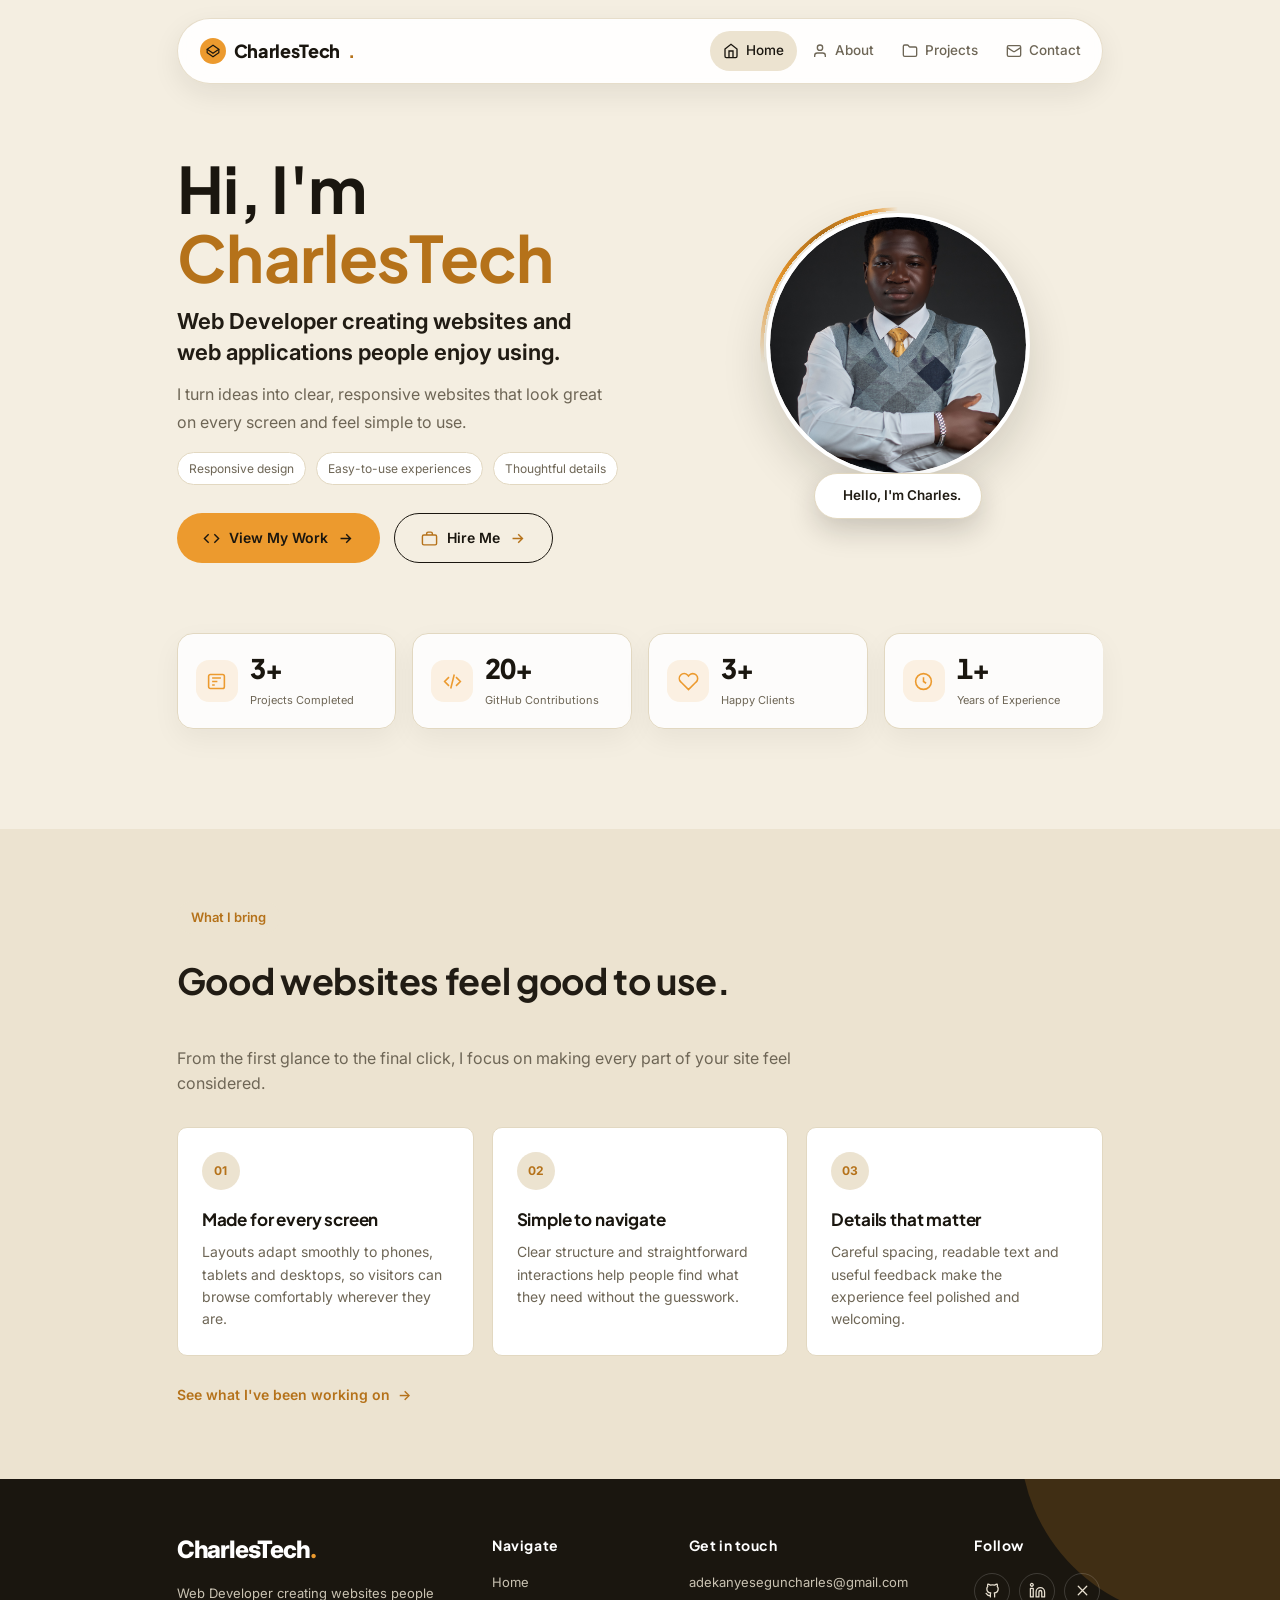
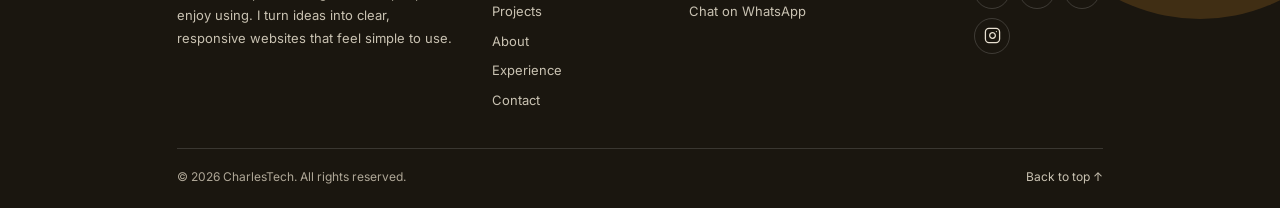
<file: index.html>
<!DOCTYPE html>
<html lang="en">
<head>
<meta charset="UTF-8">
<meta name="viewport" content="width=device-width, initial-scale=1.0">

<!-- Google tag (gtag.js) -->
<script async src="https://www.googletagmanager.com/gtag/js?id=G-9P61C0CF50"></script>
<script>
  window.dataLayer = window.dataLayer || [];
  function gtag(){dataLayer.push(arguments);}
  gtag('js', new Date());
  gtag('config', 'G-9P61C0CF50');
</script>

<title>CharlesTech — Web Developer</title>
<meta name="description" content="CharlesTech is a web developer creating clear, responsive websites with thoughtful details.">
<meta name="keywords" content="CharlesTech, web developer, responsive websites, web design, JavaScript">
<meta name="author" content="CharlesTech">

<meta property="og:type" content="website">
<meta property="og:title" content="CharlesTech — Web Developer">
<meta property="og:description" content="Creating clear, responsive websites with thoughtful details.">

<link rel="icon" href="data:image/svg+xml,%3Csvg xmlns='http://www.w3.org/2000/svg' viewBox='0 0 100 100'%3E%3Crect width='100' height='100' rx='20' fill='%231A160F'/%3E%3Ctext x='50' y='66' font-size='38' font-family='Arial, sans-serif' font-weight='700' fill='%23EC9A2E' text-anchor='middle'%3ECT%3C/text%3E%3C/svg%3E">

<link rel="preconnect" href="https://fonts.googleapis.com">
<link rel="preconnect" href="https://fonts.gstatic.com" crossorigin>
<link href="https://fonts.googleapis.com/css2?family=Inter:wght@400;500;600;700&family=Plus+Jakarta+Sans:wght@600;700;800&display=swap" rel="stylesheet">

<link rel="stylesheet" href="css/style.css">
</head>

<body class="home-page">

<a class="skip-link" href="#main">Skip to main content</a>

<!-- ================= NAV ================= -->
<header class="site-header">
  <nav class="nav wrap" aria-label="Primary">
    <div class="nav-bar">
      <a href="index.html" class="logo">
        <span class="logo-mark" aria-hidden="true">
          <svg viewBox="0 0 24 24" fill="none" stroke="currentColor" stroke-width="2"><path d="M12 2 2 9l10 7 10-7-10-7Z"/><path d="M2 9v6l10 7 10-7V9"/></svg>
        </span>
        CharlesTech<span class="dot">.</span>
      </a>
      <ul class="nav-links">
        <li><a href="index.html" class="nav-link" data-page="index.html">
          <svg viewBox="0 0 24 24" fill="none" stroke="currentColor" stroke-width="2"><path d="m3 9 9-7 9 7v11a2 2 0 0 1-2 2H5a2 2 0 0 1-2-2z"/><polyline points="9 22 9 12 15 12 15 22"/></svg>
          Home</a></li>
        <li><a href="about.html" class="nav-link" data-page="about.html">
          <svg viewBox="0 0 24 24" fill="none" stroke="currentColor" stroke-width="2"><path d="M20 21v-2a4 4 0 0 0-4-4H8a4 4 0 0 0-4 4v2"/><circle cx="12" cy="7" r="4"/></svg>
          About</a></li>
        <li><a href="projects.html" class="nav-link" data-page="projects.html">
          <svg viewBox="0 0 24 24" fill="none" stroke="currentColor" stroke-width="2"><path d="M20 20a2 2 0 0 0 2-2V8a2 2 0 0 0-2-2h-7.9a2 2 0 0 1-1.69-.9L9.6 3.9A2 2 0 0 0 7.9 3H4a2 2 0 0 0-2 2v13a2 2 0 0 0 2 2Z"/></svg>
          Projects</a></li>
        <li><a href="contact.html" class="nav-link" data-page="contact.html">
          <svg viewBox="0 0 24 24" fill="none" stroke="currentColor" stroke-width="2"><rect width="20" height="16" x="2" y="4" rx="2"/><path d="m22 7-8.97 5.7a1.94 1.94 0 0 1-2.06 0L2 7"/></svg>
          Contact</a></li>
      </ul>
      <button type="button" class="nav-toggle" aria-label="Open menu" aria-expanded="false" aria-controls="mobile-nav-panel">
        <svg viewBox="0 0 24 24" fill="none" stroke="currentColor" stroke-width="2"><line x1="4" y1="7" x2="20" y2="7"/><line x1="4" y1="12" x2="20" y2="12"/><line x1="4" y1="17" x2="20" y2="17"/></svg>
      </button>
    </div>
    <div class="mobile-nav-panel" id="mobile-nav-panel">
      <a href="index.html" class="nav-link" data-page="index.html">
        <svg viewBox="0 0 24 24" fill="none" stroke="currentColor" stroke-width="2"><path d="m3 9 9-7 9 7v11a2 2 0 0 1-2 2H5a2 2 0 0 1-2-2z"/><polyline points="9 22 9 12 15 12 15 22"/></svg>
        Home</a>
      <a href="about.html" class="nav-link" data-page="about.html">
        <svg viewBox="0 0 24 24" fill="none" stroke="currentColor" stroke-width="2"><path d="M20 21v-2a4 4 0 0 0-4-4H8a4 4 0 0 0-4 4v2"/><circle cx="12" cy="7" r="4"/></svg>
        About</a>
      <a href="projects.html" class="nav-link" data-page="projects.html">
        <svg viewBox="0 0 24 24" fill="none" stroke="currentColor" stroke-width="2"><path d="M20 20a2 2 0 0 0 2-2V8a2 2 0 0 0-2-2h-7.9a2 2 0 0 1-1.69-.9L9.6 3.9A2 2 0 0 0 7.9 3H4a2 2 0 0 0-2 2v13a2 2 0 0 0 2 2Z"/></svg>
        Projects</a>
      <a href="contact.html" class="nav-link" data-page="contact.html">
        <svg viewBox="0 0 24 24" fill="none" stroke="currentColor" stroke-width="2"><rect width="20" height="16" x="2" y="4" rx="2"/><path d="m22 7-8.97 5.7a1.94 1.94 0 0 1-2.06 0L2 7"/></svg>
        Contact</a>
    </div>
  </nav>
</header>

<main id="main">

  <!-- ================= HERO ================= -->
  <section class="hero">
    <div class="wrap">
      <div class="hero-grid">
        <div class="hero-copy">
          <h1 class="hero-title reveal"><span class="hero-greeting">Hi, I'm</span><span class="accent-word">CharlesTech</span></h1>
          <p class="hero-role reveal">Web Developer creating websites and web applications people enjoy using.</p>
          <p class="hero-dek reveal">I turn ideas into clear, responsive websites that look great on every screen and feel simple to use.</p>
          <ul class="hero-highlights reveal" aria-label="What I focus on">
            <li>Responsive design</li>
            <li>Easy-to-use experiences</li>
            <li>Thoughtful details</li>
          </ul>
          <div class="hero-ctas reveal">
            <a href="projects.html" class="btn btn-primary">
              <svg viewBox="0 0 24 24" fill="none" stroke="currentColor" stroke-width="2" aria-hidden="true"><polyline points="16 18 22 12 16 6"/><polyline points="8 6 2 12 8 18"/></svg>
              View My Work
              <svg viewBox="0 0 24 24" fill="none" stroke="currentColor" stroke-width="2" aria-hidden="true"><path d="M5 12h14M13 6l6 6-6 6"/></svg>
            </a>
            <a href="contact.html" class="btn btn-ghost">
              <svg viewBox="0 0 24 24" fill="none" stroke="currentColor" stroke-width="2" aria-hidden="true"><rect x="2" y="7" width="20" height="14" rx="2"/><path d="M16 7V5a2 2 0 0 0-2-2h-4a2 2 0 0 0-2 2v2"/></svg>
              Hire Me
              <svg viewBox="0 0 24 24" fill="none" stroke="currentColor" stroke-width="2" aria-hidden="true"><path d="M5 12h14M13 6l6 6-6 6"/></svg>
            </a>
          </div>
        </div>

        <div class="hero-photo-stage reveal">
          <div class="hero-ring" aria-hidden="true"></div>
          <div class="hero-photo-wrap">
            <img src="images/charles-image.jpeg" alt="CharlesTech, web developer" width="400" height="400">
          </div>
          <span class="hero-badge"><span aria-hidden="true"></span> Hello, I'm Charles.</span>
        </div>
      </div>

      <div class="home-stats-row reveal">
        <div class="stat-card">
          <span class="stat-icon" aria-hidden="true"><svg viewBox="0 0 24 24" fill="none" stroke="currentColor" stroke-width="1.8"><rect x="3" y="4" width="18" height="16" rx="2"/><path d="M7 8h10M7 12h6M7 16h3"/></svg></span>
          <span class="stat-number" data-count="3" data-suffix="+">3+</span>
          <span class="stat-label">Projects Completed</span>
        </div>
        <div class="stat-card">
          <span class="stat-icon" aria-hidden="true"><svg viewBox="0 0 24 24" fill="none" stroke="currentColor" stroke-width="1.8"><path d="M8 7 3 12l5 5M16 7l5 5-5 5M14 4l-4 16"/></svg></span>
          <span class="stat-number" data-count="20" data-suffix="+">20+</span>
          <span class="stat-label">GitHub Contributions</span>
        </div>
        <div class="stat-card">
          <span class="stat-icon" aria-hidden="true"><svg viewBox="0 0 24 24" fill="none" stroke="currentColor" stroke-width="1.8"><path d="M20.8 4.6a5.5 5.5 0 0 0-7.8 0L12 5.7l-1.1-1.1a5.5 5.5 0 0 0-7.8 7.8l1.1 1.1 7.8 7.8 7.8-7.8 1.1-1.1a5.5 5.5 0 0 0-.1-7.8Z"/></svg></span>
          <span class="stat-number" data-count="3" data-suffix="+">3+</span>
          <span class="stat-label">Happy Clients</span>
        </div>
        <div class="stat-card">
          <span class="stat-icon" aria-hidden="true"><svg viewBox="0 0 24 24" fill="none" stroke="currentColor" stroke-width="1.8"><circle cx="12" cy="12" r="9"/><path d="M12 7v5l3 2"/></svg></span>
          <span class="stat-number" data-count="1" data-suffix="+">1+</span>
          <span class="stat-label">Years of Experience</span>
        </div>
      </div>
    </div>
  </section>

  <section class="home-highlights section-alt" aria-labelledby="home-highlights-title">
    <div class="wrap">
      <div class="section-head reveal">
        <span class="eyebrow">What I bring</span>
        <h2 id="home-highlights-title">Good websites feel good to use.</h2>
        <p class="section-sub">From the first glance to the final click, I focus on making every part of your site feel considered.</p>
      </div>
      <div class="home-highlight-grid">
        <article class="home-highlight-card reveal">
          <span class="home-highlight-number" aria-hidden="true">01</span>
          <h3>Made for every screen</h3>
          <p>Layouts adapt smoothly to phones, tablets and desktops, so visitors can browse comfortably wherever they are.</p>
        </article>
        <article class="home-highlight-card reveal">
          <span class="home-highlight-number" aria-hidden="true">02</span>
          <h3>Simple to navigate</h3>
          <p>Clear structure and straightforward interactions help people find what they need without the guesswork.</p>
        </article>
        <article class="home-highlight-card reveal">
          <span class="home-highlight-number" aria-hidden="true">03</span>
          <h3>Details that matter</h3>
          <p>Careful spacing, readable text and useful feedback make the experience feel polished and welcoming.</p>
        </article>
      </div>
      <a href="projects.html" class="home-project-link reveal">See what I've been working on <span aria-hidden="true">→</span></a>
    </div>
  </section>

</main>

<!-- ================= FOOTER ================= -->
<footer class="site-footer">
  <div class="wrap">
    <div class="footer-grid">
      <div class="footer-brand">
        <a href="index.html" class="footer-logo">CharlesTech<span>.</span></a>
        <p>Web Developer creating websites people enjoy using. I turn ideas into clear, responsive websites that feel simple to use.</p>
      </div>
      <nav class="footer-column" aria-label="Footer navigation">
        <h2>Navigate</h2>
        <a href="index.html">Home</a>
        <a href="projects.html">Projects</a>
        <a href="about.html">About</a>
        <a href="about.html#experience">Experience</a>
        <a href="contact.html">Contact</a>
      </nav>
      <div class="footer-column">
        <h2>Get in touch</h2>
        <a href="mailto:adekanyeseguncharles@gmail.com">adekanyeseguncharles@gmail.com</a>
        <a href="https://wa.me/2349128327370" target="_blank" rel="noopener">Chat on WhatsApp</a>
      </div>
      <div class="footer-column">
        <h2>Follow</h2>
        <div class="footer-socials">
          <a href="https://github.com/adekanye-segun-charles" target="_blank" rel="noopener" aria-label="GitHub">
            <svg viewBox="0 0 24 24" aria-hidden="true"><path d="M9 19c-4.3 1.4-4.3-2.5-6-3m12 5v-3.5c0-1 .1-1.4-.5-2 2.8-.3 5.5-1.4 5.5-6a4.6 4.6 0 0 0-1.3-3.2 4.2 4.2 0 0 0-.1-3.2s-1.1-.3-3.5 1.3a12.3 12.3 0 0 0-6.2 0C6.5 2.8 5.4 3.1 5.4 3.1a4.2 4.2 0 0 0-.1 3.2A4.6 4.6 0 0 0 4 9.5c0 4.6 2.7 5.7 5.5 6-.6.6-.6 1.2-.5 2V21"/></svg>
          </a>
          <a href="https://www.linkedin.com/in/adekanye-segun-charles-6448423a5?utm_source=share_via&utm_content=profile&utm_medium=member_android" target="_blank" rel="noopener" aria-label="LinkedIn">
            <svg viewBox="0 0 24 24" aria-hidden="true"><path d="M16 8a6 6 0 0 1 6 6v7h-4v-7a2 2 0 0 0-2-2 2 2 0 0 0-2 2v7h-4v-7a6 6 0 0 1 6-6z"/><rect width="4" height="12" x="2" y="9"/><circle cx="4" cy="4" r="2"/></svg>
          </a>
          <a href="https://x.com/Charles_4362" target="_blank" rel="noopener" aria-label="Twitter / X">
            <svg viewBox="0 0 24 24" aria-hidden="true"><path d="M18 6 6 18M6 6l12 12"/></svg>
          </a>
          <a href="https://www.instagram.com/_charles4362/" target="_blank" rel="noopener" aria-label="Instagram">
            <svg viewBox="0 0 24 24" aria-hidden="true"><rect width="20" height="20" x="2" y="2" rx="5"/><path d="M16 11.37A4 4 0 1 1 12.63 8 4 4 0 0 1 16 11.37z"/><line x1="17.5" y1="6.5" x2="17.501" y2="6.5"/></svg>
          </a>
        </div>
      </div>
    </div>
    <div class="footer-bottom">
      <span>© <span id="year"></span> CharlesTech. All rights reserved.</span>
      <a href="#main">Back to top ↑</a>
    </div>
  </div>
</footer>

<script src="js/script.js"></script>
</body>
</html>
</file>
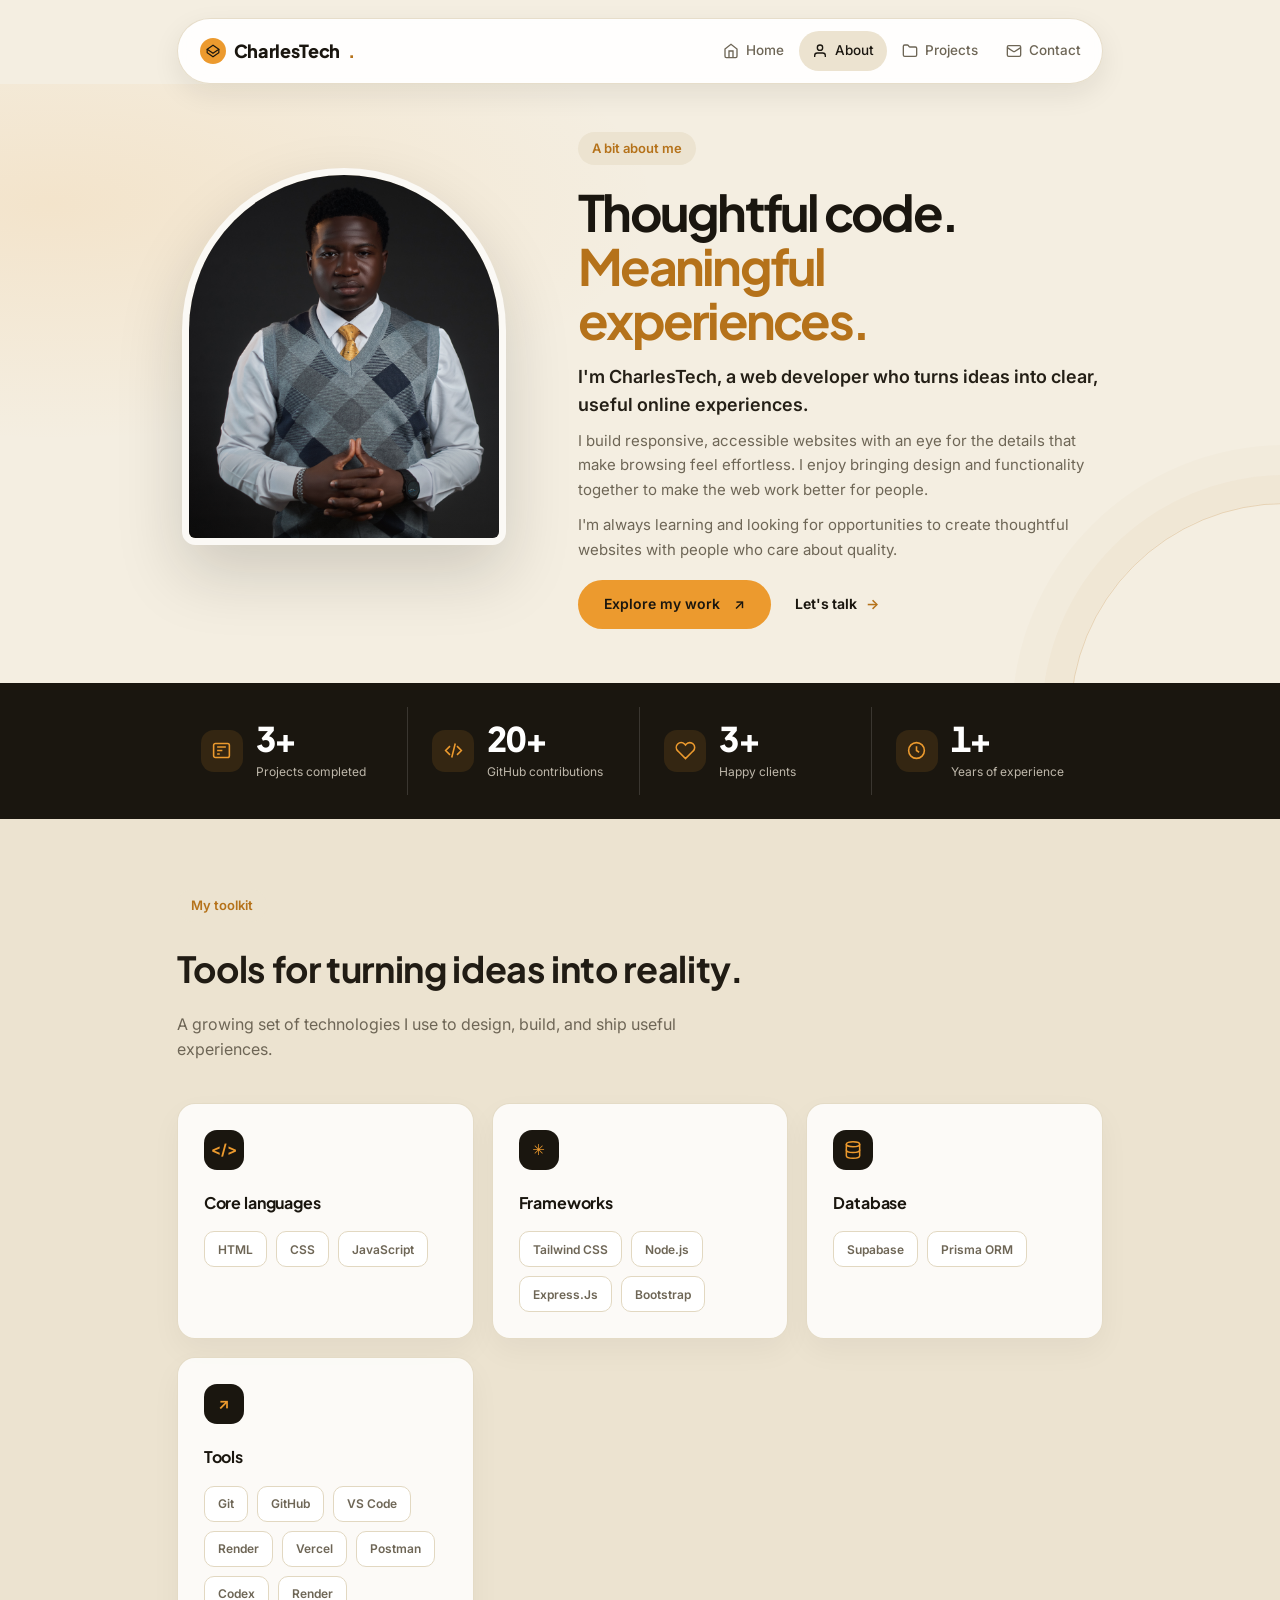
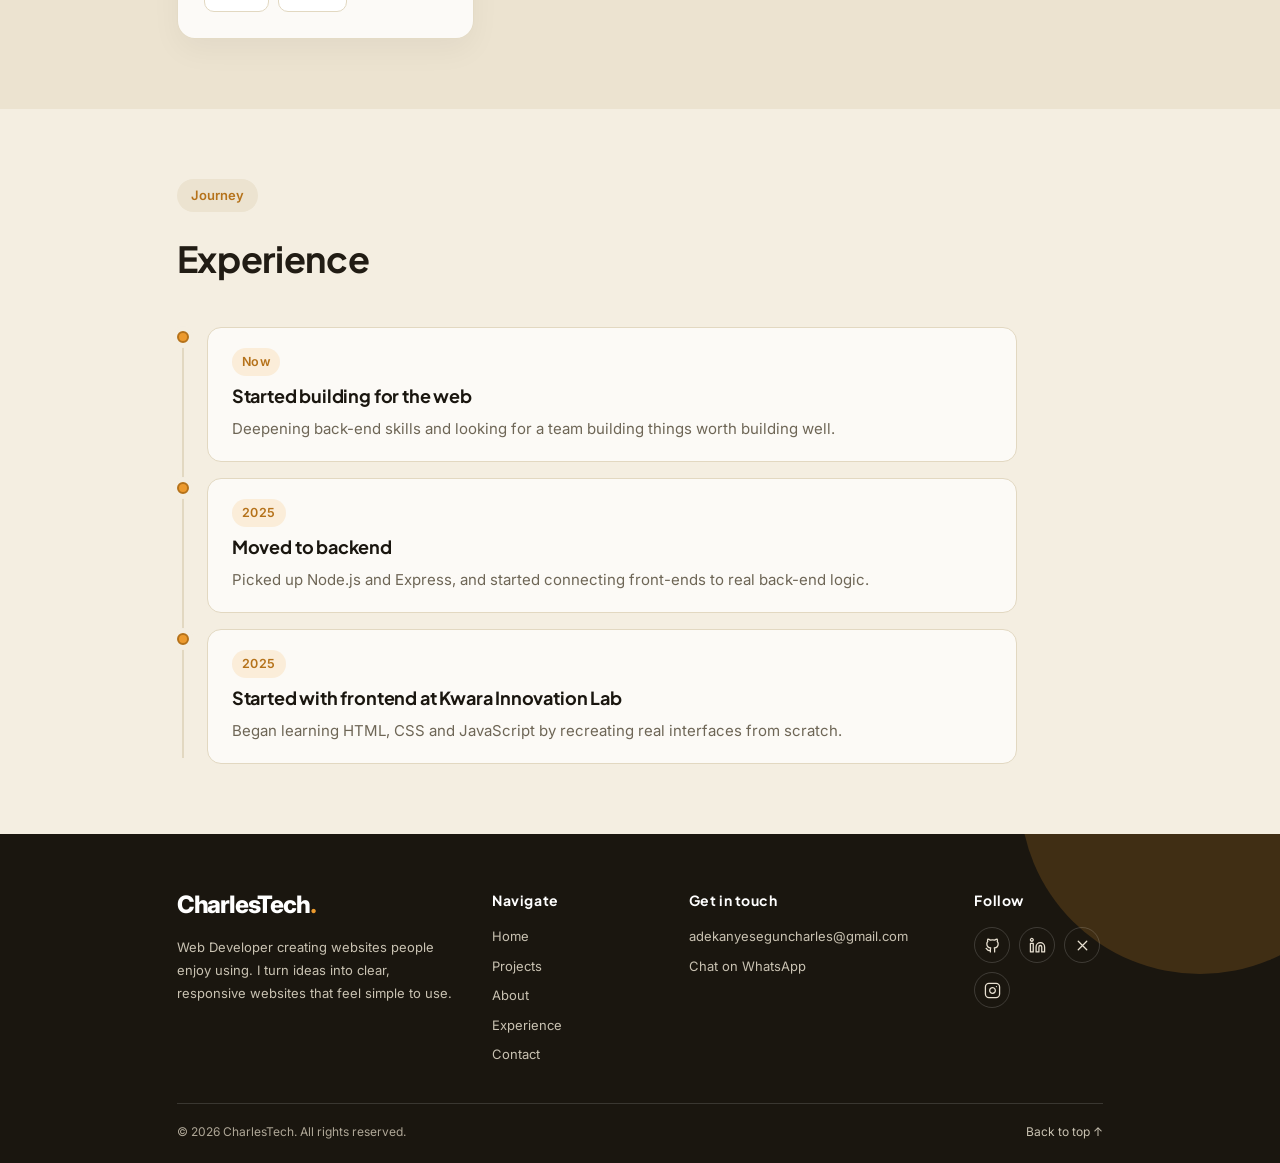
<file: about.html>
<!DOCTYPE html>
<html lang="en">
<head>
<meta charset="UTF-8">
<meta name="viewport" content="width=device-width, initial-scale=1.0">

<!-- Google tag (gtag.js) -->
<script async src="https://www.googletagmanager.com/gtag/js?id=G-9P61C0CF50"></script>
<script>
  window.dataLayer = window.dataLayer || [];
  function gtag(){dataLayer.push(arguments);}
  gtag('js', new Date());
  gtag('config', 'G-9P61C0CF50');
</script>

<title>About — CharlesTech</title>
<meta name="description" content="Meet CharlesTech, a web developer focused on responsive, accessible and easy-to-use websites.">
<meta name="author" content="CharlesTech">

<link rel="icon" href="data:image/svg+xml,%3Csvg xmlns='http://www.w3.org/2000/svg' viewBox='0 0 100 100'%3E%3Crect width='100' height='100' rx='20' fill='%231A160F'/%3E%3Ctext x='50' y='66' font-size='38' font-family='Arial, sans-serif' font-weight='700' fill='%23EC9A2E' text-anchor='middle'%3ECT%3C/text%3E%3C/svg%3E">

<link rel="preconnect" href="https://fonts.googleapis.com">
<link rel="preconnect" href="https://fonts.gstatic.com" crossorigin>
<link href="https://fonts.googleapis.com/css2?family=Inter:wght@400;500;600;700&family=Plus+Jakarta+Sans:wght@600;700;800&display=swap" rel="stylesheet">

<link rel="stylesheet" href="css/style.css">
</head>

<body>

<a class="skip-link" href="#main">Skip to main content</a>

<!-- ================= NAV ================= -->
<header class="site-header">
  <nav class="nav wrap" aria-label="Primary">
    <div class="nav-bar">
      <a href="index.html" class="logo">
        <span class="logo-mark" aria-hidden="true">
          <svg viewBox="0 0 24 24" fill="none" stroke="currentColor" stroke-width="2"><path d="M12 2 2 9l10 7 10-7-10-7Z"/><path d="M2 9v6l10 7 10-7V9"/></svg>
        </span>
        CharlesTech<span class="dot">.</span>
      </a>
      <ul class="nav-links">
        <li><a href="index.html" class="nav-link" data-page="index.html">
          <svg viewBox="0 0 24 24" fill="none" stroke="currentColor" stroke-width="2"><path d="m3 9 9-7 9 7v11a2 2 0 0 1-2 2H5a2 2 0 0 1-2-2z"/><polyline points="9 22 9 12 15 12 15 22"/></svg>
          Home</a></li>
        <li><a href="about.html" class="nav-link" data-page="about.html">
          <svg viewBox="0 0 24 24" fill="none" stroke="currentColor" stroke-width="2"><path d="M20 21v-2a4 4 0 0 0-4-4H8a4 4 0 0 0-4 4v2"/><circle cx="12" cy="7" r="4"/></svg>
          About</a></li>
        <li><a href="projects.html" class="nav-link" data-page="projects.html">
          <svg viewBox="0 0 24 24" fill="none" stroke="currentColor" stroke-width="2"><path d="M20 20a2 2 0 0 0 2-2V8a2 2 0 0 0-2-2h-7.9a2 2 0 0 1-1.69-.9L9.6 3.9A2 2 0 0 0 7.9 3H4a2 2 0 0 0-2 2v13a2 2 0 0 0 2 2Z"/></svg>
          Projects</a></li>
        <li><a href="contact.html" class="nav-link" data-page="contact.html">
          <svg viewBox="0 0 24 24" fill="none" stroke="currentColor" stroke-width="2"><rect width="20" height="16" x="2" y="4" rx="2"/><path d="m22 7-8.97 5.7a1.94 1.94 0 0 1-2.06 0L2 7"/></svg>
          Contact</a></li>
      </ul>
      <button type="button" class="nav-toggle" aria-label="Open menu" aria-expanded="false" aria-controls="mobile-nav-panel">
        <svg viewBox="0 0 24 24" fill="none" stroke="currentColor" stroke-width="2"><line x1="4" y1="7" x2="20" y2="7"/><line x1="4" y1="12" x2="20" y2="12"/><line x1="4" y1="17" x2="20" y2="17"/></svg>
      </button>
    </div>
    <div class="mobile-nav-panel" id="mobile-nav-panel">
      <a href="index.html" class="nav-link" data-page="index.html">
        <svg viewBox="0 0 24 24" fill="none" stroke="currentColor" stroke-width="2"><path d="m3 9 9-7 9 7v11a2 2 0 0 1-2 2H5a2 2 0 0 1-2-2z"/><polyline points="9 22 9 12 15 12 15 22"/></svg>
        Home</a>
      <a href="about.html" class="nav-link" data-page="about.html">
        <svg viewBox="0 0 24 24" fill="none" stroke="currentColor" stroke-width="2"><path d="M20 21v-2a4 4 0 0 0-4-4H8a4 4 0 0 0-4 4v2"/><circle cx="12" cy="7" r="4"/></svg>
        About</a>
      <a href="projects.html" class="nav-link" data-page="projects.html">
        <svg viewBox="0 0 24 24" fill="none" stroke="currentColor" stroke-width="2"><path d="M20 20a2 2 0 0 0 2-2V8a2 2 0 0 0-2-2h-7.9a2 2 0 0 1-1.69-.9L9.6 3.9A2 2 0 0 0 7.9 3H4a2 2 0 0 0-2 2v13a2 2 0 0 0 2 2Z"/></svg>
        Projects</a>
      <a href="contact.html" class="nav-link" data-page="contact.html">
        <svg viewBox="0 0 24 24" fill="none" stroke="currentColor" stroke-width="2"><rect width="20" height="16" x="2" y="4" rx="2"/><path d="m22 7-8.97 5.7a1.94 1.94 0 0 1-2.06 0L2 7"/></svg>
        Contact</a>
    </div>
  </nav>
</header>

<main id="main">

  <!-- ================= ABOUT ================= -->
  <section class="about-hero">
    <div class="wrap">
      <div class="about-grid">
        <div class="about-portrait reveal">
          <div class="about-portrait-frame">
            <img src="images/charle-about image.jpeg" alt="CharlesTech, web developer" class="about-avatar">
          </div>
        </div>

        <div class="about-text reveal">
          <span class="eyebrow">A bit about me</span>
          <h1 class="about-title">Thoughtful code.<br><span>Meaningful experiences.</span></h1>
          <p class="about-lead">I'm CharlesTech, a web developer who turns ideas into clear, useful online experiences.</p>
          <p>I build responsive, accessible websites with an eye for the details that make browsing feel effortless. I enjoy bringing design and functionality together to make the web work better for people.</p>
          <p>I'm always learning and looking for opportunities to create thoughtful websites with people who care about quality.</p>
          <div class="about-actions">
            <a href="projects.html" class="btn btn-primary">Explore my work <span aria-hidden="true">↗</span></a>
            <a href="contact.html" class="about-text-link">Let's talk <span aria-hidden="true">→</span></a>
          </div>
        </div>
      </div>
    </div>
  </section>

  <section class="about-impact" aria-label="Experience highlights">
    <div class="wrap">
      <div class="about-stats">
        <div class="stat-card reveal">
          <span class="stat-icon" aria-hidden="true"><svg viewBox="0 0 24 24" fill="none" stroke="currentColor" stroke-width="1.8"><rect x="3" y="4" width="18" height="16" rx="2"/><path d="M7 8h10M7 12h6M7 16h3"/></svg></span>
          <span class="stat-number" data-count="3" data-suffix="+">3+</span>
          <span class="stat-label">Projects completed</span>
        </div>
        <div class="stat-card reveal">
          <span class="stat-icon" aria-hidden="true"><svg viewBox="0 0 24 24" fill="none" stroke="currentColor" stroke-width="1.8"><path d="M8 7 3 12l5 5M16 7l5 5-5 5M14 4l-4 16"/></svg></span>
          <span class="stat-number" data-count="20" data-suffix="+">20+</span>
          <span class="stat-label">GitHub contributions</span>
        </div>
        <div class="stat-card reveal">
          <span class="stat-icon" aria-hidden="true"><svg viewBox="0 0 24 24" fill="none" stroke="currentColor" stroke-width="1.8"><path d="M20.8 4.6a5.5 5.5 0 0 0-7.8 0L12 5.7l-1.1-1.1a5.5 5.5 0 0 0-7.8 7.8l1.1 1.1 7.8 7.8 7.8-7.8 1.1-1.1a5.5 5.5 0 0 0-.1-7.8Z"/></svg></span>
          <span class="stat-number" data-count="3" data-suffix="+">3+</span>
          <span class="stat-label">Happy clients</span>
        </div>
        <div class="stat-card reveal">
          <span class="stat-icon" aria-hidden="true"><svg viewBox="0 0 24 24" fill="none" stroke="currentColor" stroke-width="1.8"><circle cx="12" cy="12" r="9"/><path d="M12 7v5l3 2"/></svg></span>
          <span class="stat-number" data-count="1" data-suffix="+">1+</span>
          <span class="stat-label">Years of experience</span>
        </div>
      </div>
    </div>
  </section>

  <!-- ================= SKILLS ================= -->
  <section id="skills" class="section section-alt about-skills">
    <div class="wrap">
      <div class="section-head reveal">
        <span class="eyebrow">My toolkit</span>
        <h2>Tools for turning ideas into reality.</h2>
        <p class="section-sub">A growing set of technologies I use to design, build, and ship useful experiences.</p>
      </div>

      <div class="skills-grid">
        <div class="skill-group reveal">
          <span class="skill-group-icon" aria-hidden="true">&lt;/&gt;</span>
          <h3>Core languages</h3>
          <div class="skill-pills">
            <span class="skill-pill">HTML</span>
            <span class="skill-pill">CSS</span>
            <span class="skill-pill">JavaScript</span>
          </div>
        </div>

        <div class="skill-group reveal">
          <span class="skill-group-icon" aria-hidden="true">✳</span>
          <h3>Frameworks</h3>
          <div class="skill-pills">
            <span class="skill-pill">Tailwind CSS</span>
            <span class="skill-pill">Node.js</span>
            <span class="skill-pill">Express.Js</span>
            <span class="skill-pill">Bootstrap</span>
          </div>
        </div>


        <div class="skill-group reveal">
          <span class="skill-group-icon" aria-hidden="true">
            <svg viewBox="0 0 24 24" fill="none" stroke="currentColor" stroke-width="1.8" stroke-linecap="round" stroke-linejoin="round"><ellipse cx="12" cy="5" rx="8" ry="3"></ellipse><path d="M4 5v14c0 1.66 3.58 3 8 3s8-1.34 8-3V5"></path><path d="M4 12c0 1.66 3.58 3 8 3s8-1.34 8-3"></path></svg>
          </span>
          <h3>Database</h3>
          <div class="skill-pills">
            <span class="skill-pill">Supabase</span>
            <span class="skill-pill">Prisma ORM</span>
          </div>
        </div>

        <div class="skill-group reveal">
          <span class="skill-group-icon" aria-hidden="true">↗</span>
          <h3>Tools</h3>
          <div class="skill-pills">
            <span class="skill-pill">Git</span>
            <span class="skill-pill">GitHub</span>
            <span class="skill-pill">VS Code</span>
            <span class="skill-pill">Render</span>
            <span class="skill-pill">Vercel</span>
            <span class="skill-pill">Postman</span>
            <span class="skill-pill">Codex</span>
            <span class="skill-pill">Render</span>
          </div>
        </div>
      </div>
    </div>
  </section>

  <!-- ================= EXPERIENCE TIMELINE ================= -->
  <section id="experience" class="section about-journey">
    <div class="wrap">
      <div class="section-head reveal">
        <span class="eyebrow">Journey</span>
        <h2>Experience </h2>
      </div>

      <div class="timeline">
        <div class="timeline-item reveal">
          <div class="timeline-dot"></div>
          <div class="timeline-content">
            <span class="timeline-date">Now</span>
            <h3>Started building for the web</h3>
            <p>Deepening back-end skills and looking for a team building things worth building well.</p>
          </div>
        </div>
        <div class="timeline-item reveal">
          <div class="timeline-dot"></div>
          <div class="timeline-content">
            <span class="timeline-date">2025</span>
            <h3>Moved to backend</h3>
            <p>Picked up Node.js and Express, and started connecting front-ends to real back-end logic.</p>
          </div>
        </div>
        <div class="timeline-item reveal">
          <div class="timeline-dot"></div>
          <div class="timeline-content">
            <span class="timeline-date">2025</span>
            <h3>Started with frontend at Kwara Innovation Lab</h3>
            <p>Began learning HTML, CSS and JavaScript by recreating real interfaces from scratch.</p>
          </div>
        </div>
      </div>
    </div>
  </section>

</main>

<!-- ================= FOOTER ================= -->
<footer class="site-footer">
  <div class="wrap">
    <div class="footer-grid">
      <div class="footer-brand">
        <a href="index.html" class="footer-logo">CharlesTech<span>.</span></a>
        <p>Web Developer creating websites people enjoy using. I turn ideas into clear, responsive websites that feel simple to use.</p>
      </div>
      <nav class="footer-column" aria-label="Footer navigation">
        <h2>Navigate</h2>
        <a href="index.html">Home</a>
        <a href="projects.html">Projects</a>
        <a href="about.html">About</a>
        <a href="about.html#experience">Experience</a>
        <a href="contact.html">Contact</a>
      </nav>
      <div class="footer-column">
        <h2>Get in touch</h2>
        <a href="mailto:adekanyeseguncharles@gmail.com">adekanyeseguncharles@gmail.com</a>
        <a href="https://wa.me/2349128327370" target="_blank" rel="noopener">Chat on WhatsApp</a>
      </div>
      <div class="footer-column">
        <h2>Follow</h2>
        <div class="footer-socials">
          <a href="https://github.com/adekanye-segun-charles" target="_blank" rel="noopener" aria-label="GitHub">
            <svg viewBox="0 0 24 24" aria-hidden="true"><path d="M9 19c-4.3 1.4-4.3-2.5-6-3m12 5v-3.5c0-1 .1-1.4-.5-2 2.8-.3 5.5-1.4 5.5-6a4.6 4.6 0 0 0-1.3-3.2 4.2 4.2 0 0 0-.1-3.2s-1.1-.3-3.5 1.3a12.3 12.3 0 0 0-6.2 0C6.5 2.8 5.4 3.1 5.4 3.1a4.2 4.2 0 0 0-.1 3.2A4.6 4.6 0 0 0 4 9.5c0 4.6 2.7 5.7 5.5 6-.6.6-.6 1.2-.5 2V21"/></svg>
          </a>
          <a href="https://www.linkedin.com/in/adekanye-segun-charles-6448423a5?utm_source=share_via&utm_content=profile&utm_medium=member_android" target="_blank" rel="noopener" aria-label="LinkedIn">
            <svg viewBox="0 0 24 24" aria-hidden="true"><path d="M16 8a6 6 0 0 1 6 6v7h-4v-7a2 2 0 0 0-2-2 2 2 0 0 0-2 2v7h-4v-7a6 6 0 0 1 6-6z"/><rect width="4" height="12" x="2" y="9"/><circle cx="4" cy="4" r="2"/></svg>
          </a>
          <a href="https://x.com/Charles_4362" target="_blank" rel="noopener" aria-label="Twitter / X">
            <svg viewBox="0 0 24 24" aria-hidden="true"><path d="M18 6 6 18M6 6l12 12"/></svg>
          </a>
          <a href="https://www.instagram.com/_charles4362/" target="_blank" rel="noopener" aria-label="Instagram">
            <svg viewBox="0 0 24 24" aria-hidden="true"><rect width="20" height="20" x="2" y="2" rx="5"/><path d="M16 11.37A4 4 0 1 1 12.63 8 4 4 0 0 1 16 11.37z"/><line x1="17.5" y1="6.5" x2="17.501" y2="6.5"/></svg>
          </a>
        </div>
      </div>
    </div>
    <div class="footer-bottom">
      <span>© <span id="year"></span> CharlesTech. All rights reserved.</span>
      <a href="#main">Back to top ↑</a>
    </div>
  </div>
</footer>

<script src="js/script.js"></script>
</body>
</html>
</file>
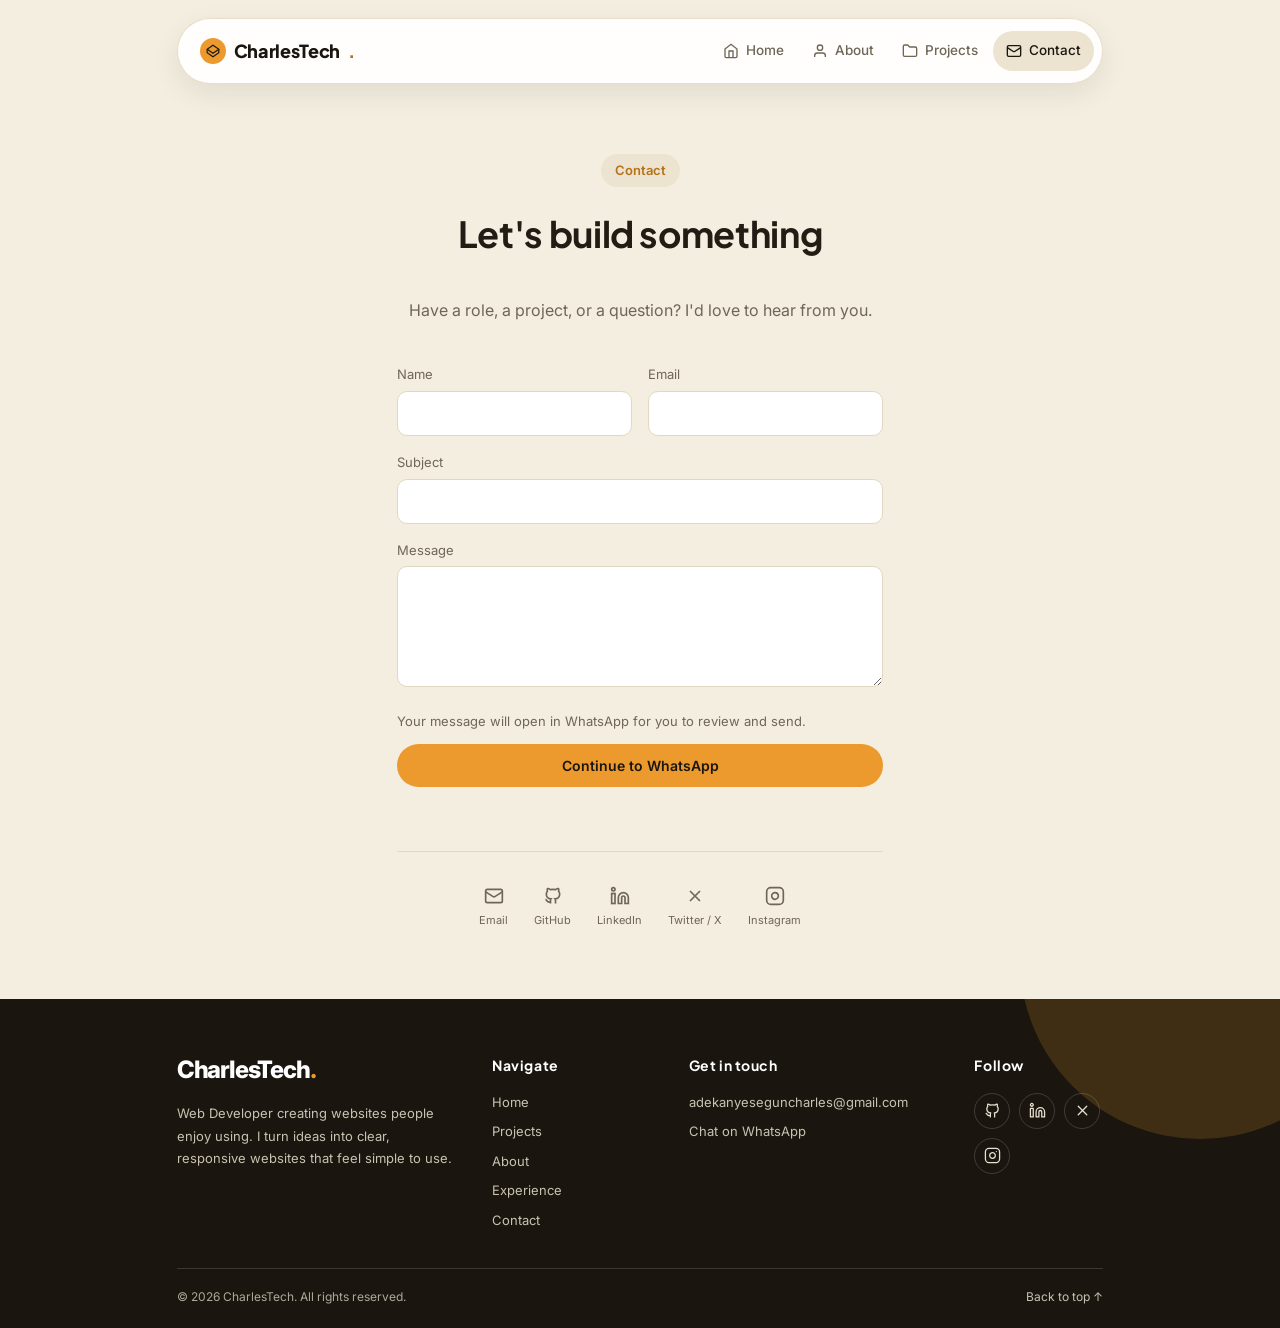
<file: contact.html>
<!DOCTYPE html>
<html lang="en">
<head>
<meta charset="UTF-8">
<meta name="viewport" content="width=device-width, initial-scale=1.0">

<!-- Google tag (gtag.js) -->
<script async src="https://www.googletagmanager.com/gtag/js?id=G-9P61C0CF50"></script>
<script>
  window.dataLayer = window.dataLayer || [];
  function gtag(){dataLayer.push(arguments);}
  gtag('js', new Date());
  gtag('config', 'G-9P61C0CF50');
</script>

<title>Contact — CharlesTech</title>
<meta name="description" content="Get in touch with CharlesTech to discuss a website, project or question.">
<meta name="author" content="CharlesTech">

<link rel="icon" href="data:image/svg+xml,%3Csvg xmlns='http://www.w3.org/2000/svg' viewBox='0 0 100 100'%3E%3Crect width='100' height='100' rx='20' fill='%231A160F'/%3E%3Ctext x='50' y='66' font-size='38' font-family='Arial, sans-serif' font-weight='700' fill='%23EC9A2E' text-anchor='middle'%3ECT%3C/text%3E%3C/svg%3E">

<link rel="preconnect" href="https://fonts.googleapis.com">
<link rel="preconnect" href="https://fonts.gstatic.com" crossorigin>
<link href="https://fonts.googleapis.com/css2?family=Inter:wght@400;500;600;700&family=Plus+Jakarta+Sans:wght@600;700;800&display=swap" rel="stylesheet">

<link rel="stylesheet" href="css/style.css">
</head>

<body>

<a class="skip-link" href="#main">Skip to main content</a>

<!-- ================= NAV ================= -->
<header class="site-header">
  <nav class="nav wrap" aria-label="Primary">
    <div class="nav-bar">
      <a href="index.html" class="logo">
        <span class="logo-mark" aria-hidden="true">
          <svg viewBox="0 0 24 24" fill="none" stroke="currentColor" stroke-width="2"><path d="M12 2 2 9l10 7 10-7-10-7Z"/><path d="M2 9v6l10 7 10-7V9"/></svg>
        </span>
        CharlesTech<span class="dot">.</span>
      </a>
      <ul class="nav-links">
        <li><a href="index.html" class="nav-link" data-page="index.html">
          <svg viewBox="0 0 24 24" fill="none" stroke="currentColor" stroke-width="2"><path d="m3 9 9-7 9 7v11a2 2 0 0 1-2 2H5a2 2 0 0 1-2-2z"/><polyline points="9 22 9 12 15 12 15 22"/></svg>
          Home</a></li>
        <li><a href="about.html" class="nav-link" data-page="about.html">
          <svg viewBox="0 0 24 24" fill="none" stroke="currentColor" stroke-width="2"><path d="M20 21v-2a4 4 0 0 0-4-4H8a4 4 0 0 0-4 4v2"/><circle cx="12" cy="7" r="4"/></svg>
          About</a></li>
        <li><a href="projects.html" class="nav-link" data-page="projects.html">
          <svg viewBox="0 0 24 24" fill="none" stroke="currentColor" stroke-width="2"><path d="M20 20a2 2 0 0 0 2-2V8a2 2 0 0 0-2-2h-7.9a2 2 0 0 1-1.69-.9L9.6 3.9A2 2 0 0 0 7.9 3H4a2 2 0 0 0-2 2v13a2 2 0 0 0 2 2Z"/></svg>
          Projects</a></li>
        <li><a href="contact.html" class="nav-link" data-page="contact.html">
          <svg viewBox="0 0 24 24" fill="none" stroke="currentColor" stroke-width="2"><rect width="20" height="16" x="2" y="4" rx="2"/><path d="m22 7-8.97 5.7a1.94 1.94 0 0 1-2.06 0L2 7"/></svg>
          Contact</a></li>
      </ul>
      <button type="button" class="nav-toggle" aria-label="Open menu" aria-expanded="false" aria-controls="mobile-nav-panel">
        <svg viewBox="0 0 24 24" fill="none" stroke="currentColor" stroke-width="2"><line x1="4" y1="7" x2="20" y2="7"/><line x1="4" y1="12" x2="20" y2="12"/><line x1="4" y1="17" x2="20" y2="17"/></svg>
      </button>
    </div>
    <div class="mobile-nav-panel" id="mobile-nav-panel">
      <a href="index.html" class="nav-link" data-page="index.html">
        <svg viewBox="0 0 24 24" fill="none" stroke="currentColor" stroke-width="2"><path d="m3 9 9-7 9 7v11a2 2 0 0 1-2 2H5a2 2 0 0 1-2-2z"/><polyline points="9 22 9 12 15 12 15 22"/></svg>
        Home</a>
      <a href="about.html" class="nav-link" data-page="about.html">
        <svg viewBox="0 0 24 24" fill="none" stroke="currentColor" stroke-width="2"><path d="M20 21v-2a4 4 0 0 0-4-4H8a4 4 0 0 0-4 4v2"/><circle cx="12" cy="7" r="4"/></svg>
        About</a>
      <a href="projects.html" class="nav-link" data-page="projects.html">
        <svg viewBox="0 0 24 24" fill="none" stroke="currentColor" stroke-width="2"><path d="M20 20a2 2 0 0 0 2-2V8a2 2 0 0 0-2-2h-7.9a2 2 0 0 1-1.69-.9L9.6 3.9A2 2 0 0 0 7.9 3H4a2 2 0 0 0-2 2v13a2 2 0 0 0 2 2Z"/></svg>
        Projects</a>
      <a href="contact.html" class="nav-link" data-page="contact.html">
        <svg viewBox="0 0 24 24" fill="none" stroke="currentColor" stroke-width="2"><rect width="20" height="16" x="2" y="4" rx="2"/><path d="m22 7-8.97 5.7a1.94 1.94 0 0 1-2.06 0L2 7"/></svg>
        Contact</a>
    </div>
  </nav>
</header>

<main id="main">

  <!-- ================= CONTACT ================= -->
  <section class="section">
    <div class="wrap contact-wrap">
      <div class="section-head reveal center">
        <span class="eyebrow">Contact</span>
        <h2>Let's build something</h2>
        <p class="section-sub">Have a role, a project, or a question? I'd love to hear from you.</p>
      </div>

      <form class="contact-form reveal" id="contact-form">
        <div class="form-row">
          <div class="field">
            <label for="name">Name</label>
            <input type="text" id="name" name="name" required>
          </div>
          <div class="field">
            <label for="email">Email</label>
            <input type="email" id="email" name="email" required>
          </div>
        </div>
        <div class="field">
          <label for="subject">Subject</label>
          <input type="text" id="subject" name="subject" required>
        </div>
        <div class="field">
          <label for="message">Message</label>
          <textarea id="message" name="message" rows="5" required></textarea>
        </div>
        <p class="form-hint">Your message will open in WhatsApp for you to review and send.</p>
        <button type="submit" class="btn btn-primary btn-full">Continue to WhatsApp</button>
        <p class="form-status" id="form-status" role="status" aria-live="polite"></p>
      </form>

      <div class="social-icons-row reveal">
        <a href="mailto:adekanyeseguncharles@gmail.com" class="social-icon-item">
          <svg viewBox="0 0 24 24" fill="none" stroke="currentColor" stroke-width="2"><rect width="20" height="16" x="2" y="4" rx="2"/><path d="m22 7-8.97 5.7a1.94 1.94 0 0 1-2.06 0L2 7"/></svg>
          <span>Email</span>
        </a>
        <a href="https://github.com/adekanye-segun-charles" target="_blank" rel="noopener" class="social-icon-item">
          <svg viewBox="0 0 24 24" fill="none" stroke="currentColor" stroke-width="2"><path d="M9 19c-4.3 1.4-4.3-2.5-6-3m12 5v-3.5c0-1 .1-1.4-.5-2 2.8-.3 5.5-1.4 5.5-6a4.6 4.6 0 0 0-1.3-3.2 4.2 4.2 0 0 0-.1-3.2s-1.1-.3-3.5 1.3a12.3 12.3 0 0 0-6.2 0C6.5 2.8 5.4 3.1 5.4 3.1a4.2 4.2 0 0 0-.1 3.2A4.6 4.6 0 0 0 4 9.5c0 4.6 2.7 5.7 5.5 6-.6.6-.6 1.2-.5 2V21"/></svg>
          <span>GitHub</span>
        </a>
        <a href="https://www.linkedin.com/in/adekanye-segun-charles-6448423a5?utm_source=share_via&utm_content=profile&utm_medium=member_android" target="_blank" rel="noopener" class="social-icon-item">
          <svg viewBox="0 0 24 24" fill="none" stroke="currentColor" stroke-width="2"><path d="M16 8a6 6 0 0 1 6 6v7h-4v-7a2 2 0 0 0-2-2 2 2 0 0 0-2 2v7h-4v-7a6 6 0 0 1 6-6z"/><rect width="4" height="12" x="2" y="9"/><circle cx="4" cy="4" r="2"/></svg>
          <span>LinkedIn</span>
        </a>
        <a href="https://x.com/Charles_4362" target="_blank" rel="noopener" class="social-icon-item">
          <svg viewBox="0 0 24 24" fill="none" stroke="currentColor" stroke-width="2"><path d="M18 6 6 18M6 6l12 12"/></svg>
          <span>Twitter / X</span>
        </a>
        <a href="https://www.instagram.com/_charles4362/" target="_blank" rel="noopener" class="social-icon-item">
          <svg viewBox="0 0 24 24" fill="none" stroke="currentColor" stroke-width="2"><rect width="20" height="20" x="2" y="2" rx="5" ry="5"/><path d="M16 11.37A4 4 0 1 1 12.63 8 4 4 0 0 1 16 11.37z"/><line x1="17.5" y1="6.5" x2="17.501" y2="6.5"/></svg>
          <span>Instagram</span>
        </a>
      </div>
    </div>
  </section>

</main>

<!-- ================= FOOTER ================= -->
<footer class="site-footer">
  <div class="wrap">
    <div class="footer-grid">
      <div class="footer-brand">
        <a href="index.html" class="footer-logo">CharlesTech<span>.</span></a>
        <p>Web Developer creating websites people enjoy using. I turn ideas into clear, responsive websites that feel simple to use.</p>
      </div>
      <nav class="footer-column" aria-label="Footer navigation">
        <h2>Navigate</h2>
        <a href="index.html">Home</a>
        <a href="projects.html">Projects</a>
        <a href="about.html">About</a>
        <a href="about.html#experience">Experience</a>
        <a href="contact.html">Contact</a>
      </nav>
      <div class="footer-column">
        <h2>Get in touch</h2>
        <a href="mailto:adekanyeseguncharles@gmail.com">adekanyeseguncharles@gmail.com</a>
        <a href="https://wa.me/2349128327370" target="_blank" rel="noopener">Chat on WhatsApp</a>
      </div>
      <div class="footer-column">
        <h2>Follow</h2>
        <div class="footer-socials">
          <a href="https://github.com/adekanye-segun-charles" target="_blank" rel="noopener" aria-label="GitHub">
            <svg viewBox="0 0 24 24" aria-hidden="true"><path d="M9 19c-4.3 1.4-4.3-2.5-6-3m12 5v-3.5c0-1 .1-1.4-.5-2 2.8-.3 5.5-1.4 5.5-6a4.6 4.6 0 0 0-1.3-3.2 4.2 4.2 0 0 0-.1-3.2s-1.1-.3-3.5 1.3a12.3 12.3 0 0 0-6.2 0C6.5 2.8 5.4 3.1 5.4 3.1a4.2 4.2 0 0 0-.1 3.2A4.6 4.6 0 0 0 4 9.5c0 4.6 2.7 5.7 5.5 6-.6.6-.6 1.2-.5 2V21"/></svg>
          </a>
          <a href="https://www.linkedin.com/in/adekanye-segun-charles-6448423a5?utm_source=share_via&utm_content=profile&utm_medium=member_android" target="_blank" rel="noopener" aria-label="LinkedIn">
            <svg viewBox="0 0 24 24" aria-hidden="true"><path d="M16 8a6 6 0 0 1 6 6v7h-4v-7a2 2 0 0 0-2-2 2 2 0 0 0-2 2v7h-4v-7a6 6 0 0 1 6-6z"/><rect width="4" height="12" x="2" y="9"/><circle cx="4" cy="4" r="2"/></svg>
          </a>
          <a href="https://x.com/Charles_4362" target="_blank" rel="noopener" aria-label="Twitter / X">
            <svg viewBox="0 0 24 24" aria-hidden="true"><path d="M18 6 6 18M6 6l12 12"/></svg>
          </a>
          <a href="https://www.instagram.com/_charles4362/" target="_blank" rel="noopener" aria-label="Instagram">
            <svg viewBox="0 0 24 24" aria-hidden="true"><rect width="20" height="20" x="2" y="2" rx="5"/><path d="M16 11.37A4 4 0 1 1 12.63 8 4 4 0 0 1 16 11.37z"/><line x1="17.5" y1="6.5" x2="17.501" y2="6.5"/></svg>
          </a>
        </div>
      </div>
    </div>
    <div class="footer-bottom">
      <span>© <span id="year"></span> CharlesTech. All rights reserved.</span>
      <a href="#main">Back to top ↑</a>
    </div>
  </div>
</footer>

<script src="js/script.js"></script>
</body>
</html>
</file>
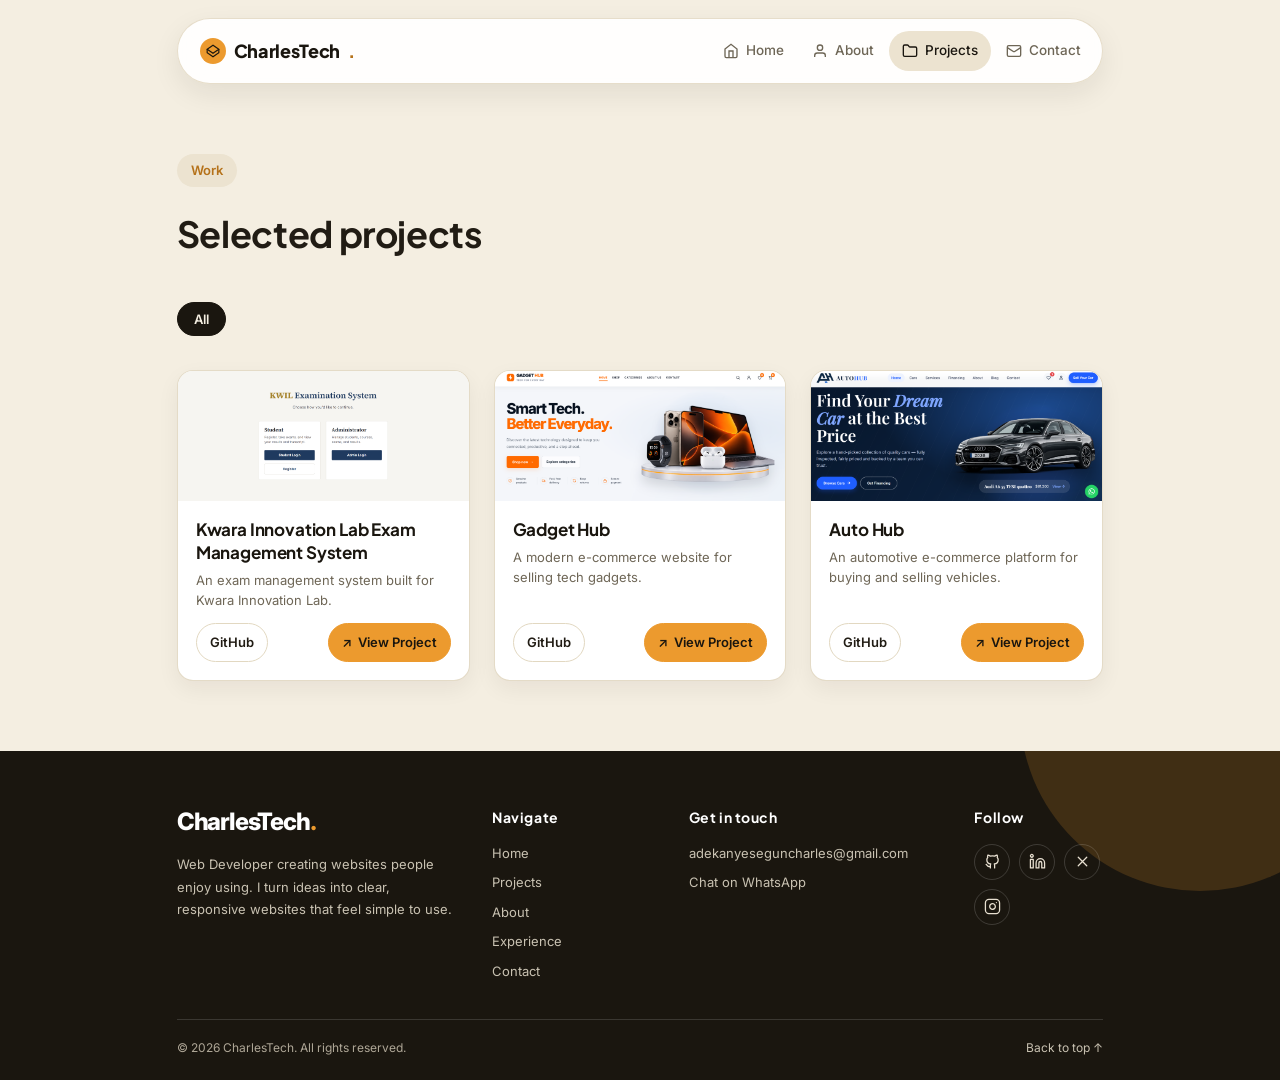
<file: projects.html>
<!DOCTYPE html>
<html lang="en">
<head>
<meta charset="UTF-8">
<meta name="viewport" content="width=device-width, initial-scale=1.0">

<!-- Google tag (gtag.js) -->
<script async src="https://www.googletagmanager.com/gtag/js?id=G-9P61C0CF50"></script>
<script>
  window.dataLayer = window.dataLayer || [];
  function gtag(){dataLayer.push(arguments);}
  gtag('js', new Date());
  gtag('config', 'G-9P61C0CF50');
</script>

<title>Projects — CharlesTech</title>
<meta name="description" content="Selected responsive website and web development projects by CharlesTech.">
<meta name="author" content="CharlesTech">

<link rel="icon" href="data:image/svg+xml,%3Csvg xmlns='http://www.w3.org/2000/svg' viewBox='0 0 100 100'%3E%3Crect width='100' height='100' rx='20' fill='%231A160F'/%3E%3Ctext x='50' y='66' font-size='38' font-family='Arial, sans-serif' font-weight='700' fill='%23EC9A2E' text-anchor='middle'%3ECT%3C/text%3E%3C/svg%3E">

<link rel="preconnect" href="https://fonts.googleapis.com">
<link rel="preconnect" href="https://fonts.gstatic.com" crossorigin>
<link href="https://fonts.googleapis.com/css2?family=Inter:wght@400;500;600;700&family=Plus+Jakarta+Sans:wght@600;700;800&display=swap" rel="stylesheet">

<link rel="stylesheet" href="css/style.css">
</head>

<body>

<a class="skip-link" href="#main">Skip to main content</a>

<!-- ================= NAV ================= -->
<header class="site-header">
  <nav class="nav wrap" aria-label="Primary">
    <div class="nav-bar">
      <a href="index.html" class="logo">
        <span class="logo-mark" aria-hidden="true">
          <svg viewBox="0 0 24 24" fill="none" stroke="currentColor" stroke-width="2"><path d="M12 2 2 9l10 7 10-7-10-7Z"/><path d="M2 9v6l10 7 10-7V9"/></svg>
        </span>
        CharlesTech<span class="dot">.</span>
      </a>
      <ul class="nav-links">
        <li><a href="index.html" class="nav-link" data-page="index.html">
          <svg viewBox="0 0 24 24" fill="none" stroke="currentColor" stroke-width="2"><path d="m3 9 9-7 9 7v11a2 2 0 0 1-2 2H5a2 2 0 0 1-2-2z"/><polyline points="9 22 9 12 15 12 15 22"/></svg>
          Home</a></li>
        <li><a href="about.html" class="nav-link" data-page="about.html">
          <svg viewBox="0 0 24 24" fill="none" stroke="currentColor" stroke-width="2"><path d="M20 21v-2a4 4 0 0 0-4-4H8a4 4 0 0 0-4 4v2"/><circle cx="12" cy="7" r="4"/></svg>
          About</a></li>
        <li><a href="projects.html" class="nav-link" data-page="projects.html">
          <svg viewBox="0 0 24 24" fill="none" stroke="currentColor" stroke-width="2"><path d="M20 20a2 2 0 0 0 2-2V8a2 2 0 0 0-2-2h-7.9a2 2 0 0 1-1.69-.9L9.6 3.9A2 2 0 0 0 7.9 3H4a2 2 0 0 0-2 2v13a2 2 0 0 0 2 2Z"/></svg>
          Projects</a></li>
        <li><a href="contact.html" class="nav-link" data-page="contact.html">
          <svg viewBox="0 0 24 24" fill="none" stroke="currentColor" stroke-width="2"><rect width="20" height="16" x="2" y="4" rx="2"/><path d="m22 7-8.97 5.7a1.94 1.94 0 0 1-2.06 0L2 7"/></svg>
          Contact</a></li>
      </ul>
      <button type="button" class="nav-toggle" aria-label="Open menu" aria-expanded="false" aria-controls="mobile-nav-panel">
        <svg viewBox="0 0 24 24" fill="none" stroke="currentColor" stroke-width="2"><line x1="4" y1="7" x2="20" y2="7"/><line x1="4" y1="12" x2="20" y2="12"/><line x1="4" y1="17" x2="20" y2="17"/></svg>
      </button>
    </div>
    <div class="mobile-nav-panel" id="mobile-nav-panel">
      <a href="index.html" class="nav-link" data-page="index.html">
        <svg viewBox="0 0 24 24" fill="none" stroke="currentColor" stroke-width="2"><path d="m3 9 9-7 9 7v11a2 2 0 0 1-2 2H5a2 2 0 0 1-2-2z"/><polyline points="9 22 9 12 15 12 15 22"/></svg>
        Home</a>
      <a href="about.html" class="nav-link" data-page="about.html">
        <svg viewBox="0 0 24 24" fill="none" stroke="currentColor" stroke-width="2"><path d="M20 21v-2a4 4 0 0 0-4-4H8a4 4 0 0 0-4 4v2"/><circle cx="12" cy="7" r="4"/></svg>
        About</a>
      <a href="projects.html" class="nav-link" data-page="projects.html">
        <svg viewBox="0 0 24 24" fill="none" stroke="currentColor" stroke-width="2"><path d="M20 20a2 2 0 0 0 2-2V8a2 2 0 0 0-2-2h-7.9a2 2 0 0 1-1.69-.9L9.6 3.9A2 2 0 0 0 7.9 3H4a2 2 0 0 0-2 2v13a2 2 0 0 0 2 2Z"/></svg>
        Projects</a>
      <a href="contact.html" class="nav-link" data-page="contact.html">
        <svg viewBox="0 0 24 24" fill="none" stroke="currentColor" stroke-width="2"><rect width="20" height="16" x="2" y="4" rx="2"/><path d="m22 7-8.97 5.7a1.94 1.94 0 0 1-2.06 0L2 7"/></svg>
        Contact</a>
    </div>
  </nav>
</header>

<main id="main">

  <!-- ================= PROJECTS ================= -->
  <section class="section">
    <div class="wrap">
      <div class="section-head reveal">
        <span class="eyebrow">Work</span>
        <h2>Selected projects</h2>
      </div>

      <div class="filter-bar reveal" aria-label="Project categories">
        <button class="filter-btn active" data-filter="all">All</button>
      </div>

      <div class="project-grid">

        <article class="project-card reveal" data-category="js">
          <div class="project-media">
            <img src="images/Kwil-exam-system.png" alt="Kwara Innovation Lab exam management system" loading="lazy">
          </div>
          <div class="project-body">
            <h3>Kwara Innovation Lab Exam Management System</h3>
            <p>An exam management system built for Kwara Innovation Lab.</p>
            <div class="project-links">
              <a href="https://github.com/adekanye-segun-charles" target="_blank" rel="noopener" class="btn-icon">GitHub</a>
              <a href="https://kwil-exam.vercel.app/" target="_blank" rel="noopener" class="btn-icon btn-icon-primary"><span aria-hidden="true">↗</span> View Project</a>
            </div>
          </div>
        </article>


        <article class="project-card reveal" data-category="js">
          <div class="project-media">
            <img src="images/gadget-hub.png" alt="Gadget Hub project" loading="lazy">
          </div>
          <div class="project-body">
            <h3>Gadget Hub</h3>
            <p>A modern e-commerce website for selling tech gadgets.</p>
            <div class="project-links">
              <a href="https://github.com/adekanye-segun-charles" target="_blank" rel="noopener" class="btn-icon">GitHub</a>
              <a href="https://gadget-hub-frontend-ashen.vercel.app/" target="_blank" rel="noopener" class="btn-icon btn-icon-primary"><span aria-hidden="true">↗</span> View Project</a>
            </div>
          </div>
        </article>

        <article class="project-card reveal" data-category="js">
          <div class="project-media">
            <img src="images/auto-hub.png" alt="Automotive project" loading="lazy">
          </div>
          <div class="project-body">
            <h3>Auto Hub</h3>
            <p>An automotive e-commerce platform for buying and selling vehicles.</p>
            <div class="project-links">
              <a href="https://github.com/adekanye-segun-charles" target="_blank" rel="noopener" class="btn-icon">GitHub</a>
              <a href="https://autohub-mocha-gamma.vercel.app/" target="_blank" rel="noopener" class="btn-icon btn-icon-primary"><span aria-hidden="true">↗</span> View Project</a>
            </div>
          </div>
        </article>

      </div>
    </div>
  </section>

</main>

<!-- ================= FOOTER ================= -->
<footer class="site-footer">
  <div class="wrap">
    <div class="footer-grid">
      <div class="footer-brand">
        <a href="index.html" class="footer-logo">CharlesTech<span>.</span></a>
        <p>Web Developer creating websites people enjoy using. I turn ideas into clear, responsive websites that feel simple to use.</p>
      </div>
      <nav class="footer-column" aria-label="Footer navigation">
        <h2>Navigate</h2>
        <a href="index.html">Home</a>
        <a href="projects.html">Projects</a>
        <a href="about.html">About</a>
        <a href="about.html#experience">Experience</a>
        <a href="contact.html">Contact</a>
      </nav>
      <div class="footer-column">
        <h2>Get in touch</h2>
        <a href="mailto:adekanyeseguncharles@gmail.com">adekanyeseguncharles@gmail.com</a>
        <a href="https://wa.me/2349128327370" target="_blank" rel="noopener">Chat on WhatsApp</a>
      </div>
      <div class="footer-column">
        <h2>Follow</h2>
        <div class="footer-socials">
          <a href="https://github.com/adekanye-segun-charles" target="_blank" rel="noopener" aria-label="GitHub">
            <svg viewBox="0 0 24 24" aria-hidden="true"><path d="M9 19c-4.3 1.4-4.3-2.5-6-3m12 5v-3.5c0-1 .1-1.4-.5-2 2.8-.3 5.5-1.4 5.5-6a4.6 4.6 0 0 0-1.3-3.2 4.2 4.2 0 0 0-.1-3.2s-1.1-.3-3.5 1.3a12.3 12.3 0 0 0-6.2 0C6.5 2.8 5.4 3.1 5.4 3.1a4.2 4.2 0 0 0-.1 3.2A4.6 4.6 0 0 0 4 9.5c0 4.6 2.7 5.7 5.5 6-.6.6-.6 1.2-.5 2V21"/></svg>
          </a>
          <a href="https://www.linkedin.com/in/adekanye-segun-charles-6448423a5?utm_source=share_via&utm_content=profile&utm_medium=member_android" target="_blank" rel="noopener" aria-label="LinkedIn">
            <svg viewBox="0 0 24 24" aria-hidden="true"><path d="M16 8a6 6 0 0 1 6 6v7h-4v-7a2 2 0 0 0-2-2 2 2 0 0 0-2 2v7h-4v-7a6 6 0 0 1 6-6z"/><rect width="4" height="12" x="2" y="9"/><circle cx="4" cy="4" r="2"/></svg>
          </a>
          <a href="https://x.com/Charles_4362" target="_blank" rel="noopener" aria-label="Twitter / X">
            <svg viewBox="0 0 24 24" aria-hidden="true"><path d="M18 6 6 18M6 6l12 12"/></svg>
          </a>
          <a href="https://www.instagram.com/_charles4362/" target="_blank" rel="noopener" aria-label="Instagram">
            <svg viewBox="0 0 24 24" aria-hidden="true"><rect width="20" height="20" x="2" y="2" rx="5"/><path d="M16 11.37A4 4 0 1 1 12.63 8 4 4 0 0 1 16 11.37z"/><line x1="17.5" y1="6.5" x2="17.501" y2="6.5"/></svg>
          </a>
        </div>
      </div>
    </div>
    <div class="footer-bottom">
      <span>© <span id="year"></span> CharlesTech. All rights reserved.</span>
      <a href="#main">Back to top ↑</a>
    </div>
  </div>
</footer>

<script src="js/script.js"></script>
</body>
</html>
</file>
<file: css/style.css>
/* ==========================================================================
   CHARLES — PORTFOLIO STYLES
   Palette: warm cream background, near-black ink, amber/orange accent.
   Motion kept deliberately plain: one fade-in-on-scroll, simple hover states.
   ========================================================================== */

:root{
  --font: "Inter", system-ui, -apple-system, BlinkMacSystemFont, "Segoe UI", sans-serif;
  --font-heading: "Plus Jakarta Sans", var(--font);

  --bg:        #F4EEE1;
  --bg-alt:    #ECE3D0;
  --surface:   #FFFFFF;
  --ink:       #1A160F;
  --ink-soft:  #241F16;
  --text:      #211C14;
  --text-dim:  #6E6656;
  --border:    #E2D8C1;

  --accent:       #EC9A2E;
  --accent-dark:  #B5721A;

  --radius: 10px;
  --container: 1080px;
}

*, *::before, *::after{ margin:0; padding:0; box-sizing:border-box; }
html{ scroll-behavior:smooth; }
body{
  background:var(--bg);
  color:var(--text);
  font-family:var(--font);
  line-height:1.6;
}
img{ max-width:100%; display:block; }
a{ color:inherit; text-decoration:none; }
ul{ list-style:none; }
button{ font-family:inherit; cursor:pointer; background:none; border:none; color:inherit; }
input, textarea{ font-family:inherit; }
h1,h2,h3{ font-family:var(--font-heading); font-weight:700; letter-spacing:-0.01em; }
h2{ font-size:clamp(26px,4vw,36px); margin-bottom:36px; }

:focus-visible{ outline:2px solid var(--accent-dark); outline-offset:3px; }

.wrap{ max-width:var(--container); margin:0 auto; padding:0 6vw; }

.skip-link{
  position:absolute; left:-999px; top:auto;
  background:var(--ink); color:#fff;
  padding:12px 20px; border-radius:8px; z-index:10000;
}
.skip-link:focus{ left:20px; top:20px; }

/* ---------------------------------------------------------------------
   REVEAL — one simple fade + small rise, no stagger gimmicks
   --------------------------------------------------------------------- */
.reveal{
  opacity:0;
  transform:translateY(20px) scale(.985);
  transition:opacity .65s cubic-bezier(.2,.7,.2,1), transform .65s cubic-bezier(.2,.7,.2,1);
}
.reveal.is-visible{ opacity:1; transform:translateY(0) scale(1); }

/* ---------------------------------------------------------------------
   NAV
   --------------------------------------------------------------------- */
.site-header{
  position:sticky;
  top:0; left:0; right:0;
  z-index:1000;
  padding:18px 0 0;
}
.nav{ position:relative; }
.nav-bar{
  display:flex;
  align-items:center;
  justify-content:space-between;
  gap:14px;
  height:66px;
  padding:6px 8px 6px 22px;
  border-radius:40px;
  background:rgba(255,255,255,.92);
  border:1px solid rgba(226,216,193,.85);
  box-shadow:0 10px 28px rgba(26,22,15,.08);
  backdrop-filter:blur(14px);
}
.logo{ display:flex; align-items:center; gap:8px; color:var(--ink); font-size:18px; font-weight:800; letter-spacing:-.02em; font-family:var(--font-heading); flex-shrink:0; }
.logo .dot{ color:var(--accent-dark); }
.logo-mark{ display:inline-flex; align-items:center; justify-content:center; width:26px; height:26px; border-radius:50%; background:var(--accent); color:var(--ink); flex-shrink:0; }
.logo-mark svg{ width:14px; height:14px; }

.nav-links{ display:flex; align-items:center; gap:2px; }
.nav-link{
  display:inline-flex;
  align-items:center;
  gap:7px;
  font-size:13.5px;
  font-weight:500;
  color:var(--text-dim);
  padding:9px 13px;
  border-radius:22px;
  white-space:nowrap;
  transition:color .2s ease, background .2s ease;
}
.nav-link svg{ width:16px; height:16px; flex-shrink:0; }
.nav-link:hover{ color:var(--accent-dark); }
.nav-links .nav-link.active{ color:var(--ink); background:var(--bg-alt); }

.nav-toggle{
  display:none;
  width:42px; height:42px;
  align-items:center;
  justify-content:center;
  border-radius:50%;
  color:var(--ink);
  flex-shrink:0;
  transition:background .2s ease;
}
.nav-toggle:hover{ background:var(--bg-alt); }
.nav-toggle svg{ width:20px; height:20px; }

.mobile-nav-panel{ display:none; }

@media(max-width:860px){
  .nav-links{ display:none; }
  .nav-toggle{ display:flex; }
  .nav-bar{ padding:6px 8px 6px 18px; height:60px; }
  .logo{ font-size:16px; }

  .mobile-nav-panel{
    display:flex;
    flex-direction:column;
    gap:2px;
    margin:10px 0 0;
    padding:10px;
    border-radius:22px;
    background:rgba(255,255,255,.97);
    border:1px solid rgba(226,216,193,.85);
    box-shadow:0 14px 32px rgba(26,22,15,.1);
    backdrop-filter:blur(14px);
    max-height:0;
    overflow:hidden;
    opacity:0;
    transition:max-height .3s ease, opacity .25s ease;
  }
  .mobile-nav-panel.is-open{ max-height:360px; opacity:1; }
  .mobile-nav-panel .nav-link{ padding:13px 16px; border-radius:14px; }
  .mobile-nav-panel .nav-link.active{ background:var(--bg-alt); }
}

/* ---------------------------------------------------------------------
   BUTTONS
   --------------------------------------------------------------------- */
.btn{
  display:inline-flex;
  align-items:center;
  justify-content:center;
  padding:13px 26px;
  border-radius:30px;
  font-size:14px;
  font-weight:600;
  transition:background .2s ease, color .2s ease, border-color .2s ease;
}
.btn-primary{ background:var(--accent); color:var(--ink); }
.btn-primary:hover{ background:var(--accent-dark); color:#fff; }
.btn-ghost{ border:1px solid var(--ink); color:var(--ink); }
.btn-ghost:hover{ background:var(--ink); color:var(--bg); }
.btn-full{ width:100%; }

.btn-icon{
  font-size:13px; font-weight:600;
  padding:9px 16px;
  border-radius:20px;
  border:1px solid var(--border);
  transition:border-color .2s ease, color .2s ease;
}
.btn-icon:hover{ border-color:var(--accent-dark); color:var(--accent-dark); }
.btn-icon-primary{ background:var(--accent); border-color:var(--accent); color:var(--ink); }
.btn-icon-primary:hover{ background:var(--accent-dark); border-color:var(--accent-dark); color:#fff; }

/* ---------------------------------------------------------------------
   HERO (home page)
   --------------------------------------------------------------------- */
.hero{ position:relative; overflow:hidden; padding:70px 0 100px; background:var(--bg); }
.hero-grid{ position:relative; z-index:1; display:grid; grid-template-columns:minmax(0,1.05fr) minmax(0,.95fr); gap:clamp(30px,5vw,64px); align-items:center; }
.hero-copy{ max-width:550px; display:flex; flex-direction:column; align-items:flex-start; }
.hero-greeting, .hero-title .accent-word{ display:block; }
.eyebrow{
  display:inline-block;
  color:var(--accent-dark);
  background:var(--bg-alt);
  padding:6px 14px;
  border-radius:20px;
  font-weight:600;
  font-size:13px;
  margin-bottom:18px;
}
.hero-title{ max-width:100%; font-size:clamp(40px,6vw,64px); line-height:1.08; margin-bottom:14px; color:var(--ink); }
.hero-title .accent-word{ color:var(--accent-dark); }
.hero-role{ max-width:440px; font-size:clamp(18px,2.4vw,22px); line-height:1.4; color:var(--text); margin-bottom:12px; font-weight:650; }
.hero-dek{ max-width:440px; color:var(--text-dim); font-size:16px; line-height:1.75; margin-bottom:28px; }
.hero-ctas{ display:flex; gap:14px; flex-wrap:wrap; }
.hero-ctas .btn{ gap:9px; }
.hero-ctas .btn svg{ width:17px; height:17px; flex-shrink:0; }
.hero-ctas .btn-primary svg{ color:var(--ink); }
.hero-ctas .btn-primary:hover svg{ color:#fff; }
.hero-ctas .btn-ghost svg{ color:var(--accent-dark); }
.hero-intro-badge{ display:inline-flex; align-items:center; gap:8px; }
.intro-dot{ width:9px; height:9px; border-radius:50%; background:var(--accent-dark); box-shadow:0 0 0 4px rgba(181,114,26,.14); }
.hero-highlights{ display:flex; flex-wrap:wrap; gap:10px; margin:-12px 0 28px; }
.hero-highlights li{ font-size:12px; color:var(--text-dim); background:var(--surface); border:1px solid var(--border); border-radius:20px; padding:6px 11px; }

/* ---- photo stage: circular portrait + decorative ring + greeting badge ---- */
.hero-photo-stage{
  position:relative;
  width:min(100%, 300px);
  justify-self:center;
  padding:18px 18px 46px 18px;
}
.hero-ring{
  position:absolute;
  inset:12px 12px 40px;
  border-radius:50%;
  background:conic-gradient(from 0deg, transparent 0deg, transparent 262deg, var(--accent) 300deg, var(--accent-dark) 326deg, var(--accent) 348deg, transparent 360deg);
  -webkit-mask:radial-gradient(farthest-side, transparent calc(100% - 4px), #000 calc(100% - 4px));
  mask:radial-gradient(farthest-side, transparent calc(100% - 4px), #000 calc(100% - 4px));
  z-index:0;
  animation:hero-ring-spin 4s linear infinite;
}
@keyframes hero-ring-spin{ to{ transform:rotate(360deg); } }
.hero-photo-wrap{
  position:relative;
  z-index:1;
  width:100%;
  aspect-ratio:1;
  border-radius:50%;
  overflow:hidden;
  border:4px solid var(--surface);
  box-shadow:0 18px 45px rgba(26,22,15,.16);
  background:var(--surface);
}
.hero-photo-wrap img{ position:absolute; inset:0; display:block; width:100%; height:100%; max-width:none; object-fit:cover; object-position:center; border-radius:inherit; }

.hero-badge{
  position:absolute;
  left:50%;
  bottom:4px;
  transform:translateX(-50%);
  z-index:2;
  display:inline-flex;
  align-items:center;
  gap:8px;
  background:var(--surface);
  color:var(--text);
  padding:11px 20px;
  border-radius:30px;
  font-size:13.5px;
  font-weight:600;
  white-space:nowrap;
  box-shadow:0 12px 28px rgba(26,22,15,.18);
  border:1px solid var(--border);
}
.hero-badge-dot{ width:8px; height:8px; border-radius:50%; background:#3FBF6A; box-shadow:0 0 0 3px rgba(63,191,106,.18); flex-shrink:0; }

.home-stats-row{
  display:grid;
  grid-template-columns:repeat(4, 1fr);
  gap:16px;
  margin-top:70px;
}
.home-stats-row .stat-card{
  position:relative;
  display:grid;
  grid-template-columns:42px 1fr;
  align-items:center;
  column-gap:12px;
  min-height:96px;
  padding:18px;
  background:rgba(255,255,255,.86);
  border:1px solid var(--border);
  border-radius:16px;
  box-shadow:0 10px 28px rgba(26,22,15,.05);
  transition:transform .25s ease, border-color .25s ease, box-shadow .25s ease;
}
.home-stats-row .stat-card:hover{ transform:translateY(-4px); border-color:var(--accent); box-shadow:0 16px 30px rgba(26,22,15,.09); }
.home-highlights{ padding:72px 0; }
.home-highlights .section-head{ margin-bottom:30px; }
.home-highlight-grid{ display:grid; grid-template-columns:repeat(3,1fr); gap:18px; }
.home-highlight-card{ background:var(--surface); border:1px solid var(--border); border-radius:var(--radius); padding:24px; transition:transform .25s ease, border-color .25s ease, box-shadow .25s ease; }
.home-highlight-card:hover{ transform:translateY(-4px); border-color:var(--accent-dark); box-shadow:0 12px 24px rgba(26,22,15,.08); }
.home-highlight-number{ display:inline-flex; align-items:center; justify-content:center; width:38px; height:38px; border-radius:50%; background:var(--bg-alt); color:var(--accent-dark); font-size:12px; font-weight:700; margin-bottom:16px; }
.home-highlight-card h3{ font-size:17px; color:var(--ink); margin-bottom:8px; }
.home-highlight-card p{ color:var(--text-dim); font-size:14px; }
.home-project-link{ display:inline-flex; align-items:center; gap:8px; margin-top:28px; color:var(--accent-dark); font-weight:600; font-size:14px; }
.home-project-link span{ transition:transform .2s ease; }
.home-project-link:hover span{ transform:translateX(4px); }

/* ---------------------------------------------------------------------
   SECTIONS
   --------------------------------------------------------------------- */
.page-head{ padding:60px 0 10px; }
.page-head .eyebrow{ margin-bottom:14px; }
.page-head h1{ font-size:clamp(32px,5vw,46px); color:var(--ink); margin-bottom:14px; }
.page-head p{ color:var(--text-dim); max-width:560px; font-size:16px; }

.section{ padding:70px 0; }
.section-alt{ background:var(--bg-alt); }
.section-head{ margin-bottom:40px; max-width:640px; }
.section-head.center{ margin-left:auto; margin-right:auto; }
.section-sub{ color:var(--text-dim); margin-top:14px; }
.center{ text-align:center; }

/* ---------------------------------------------------------------------
   ABOUT
   --------------------------------------------------------------------- */
.about-hero{
  position:relative;
  overflow:hidden;
  padding:48px 0 54px;
  background:radial-gradient(ellipse at 4% 20%, rgba(236,154,46,.12), transparent 35%), var(--bg);
}
.about-hero::after{
  content:"";
  position:absolute;
  width:430px;
  height:430px;
  right:-220px;
  bottom:-250px;
  border:1px solid rgba(181,114,26,.22);
  border-radius:50%;
  box-shadow:0 0 0 28px rgba(181,114,26,.035), 0 0 0 58px rgba(181,114,26,.025);
  pointer-events:none;
}
.about-grid{ position:relative; z-index:1; display:grid; grid-template-columns:minmax(0,.8fr) minmax(0,1.2fr); gap:clamp(32px,4vw,52px); align-items:center; }
.about-portrait{ position:relative; top:-12px; width:100%; max-width:340px; margin:0 auto; padding:0 16px 24px 0; }
.about-portrait-frame{ position:relative; width:100%; aspect-ratio:.86; overflow:hidden; border:7px solid rgba(255,255,255,.78); border-radius:220px 220px 18px 18px; background:var(--bg-alt); box-shadow:0 28px 65px rgba(26,22,15,.17); }
.about-portrait-frame::after{ content:""; position:absolute; inset:0; background:linear-gradient(180deg, transparent 62%, rgba(26,22,15,.24)); pointer-events:none; }
.about-avatar{ width:100%; height:100%; object-fit:cover; object-position:center 22%; display:block; background:var(--bg-alt); transform:scale(1.1); transition:transform .8s cubic-bezier(.2,.7,.2,1); }
.about-portrait:hover .about-avatar{ transform:scale(1.15); }
.about-text{ max-width:610px; }
.about-text .eyebrow{ margin-bottom:20px; }
.about-title{ margin-bottom:16px; color:var(--ink); font-size:clamp(38px,4.2vw,50px); line-height:1.08; letter-spacing:-.055em; }
.about-title span{ color:var(--accent-dark); }
.about-text p{ color:var(--text-dim); margin-bottom:10px; font-size:15px; line-height:1.65; }
.about-text .about-lead{ color:var(--ink-soft); font-size:18px; line-height:1.55; font-weight:600; margin-bottom:10px; }
.about-actions{ display:flex; align-items:center; flex-wrap:wrap; gap:24px; margin-top:18px; }
.about-actions .btn{ gap:14px; }
.about-text-link{ display:inline-flex; align-items:center; gap:9px; color:var(--ink); font-size:14px; font-weight:650; }
.about-text-link span{ color:var(--accent-dark); transition:transform .2s ease; }
.about-text-link:hover span{ transform:translateX(4px); }
.about-impact{ position:relative; z-index:1; padding:24px 0; background:var(--ink); }
.about-stats{ display:grid; grid-template-columns:repeat(4,1fr); gap:0; }
.stat-card{ position:relative; min-width:0; padding:13px 24px 14px; border-right:1px solid rgba(255,255,255,.14); }
.about-stats .stat-card{ display:grid; grid-template-columns:42px 1fr; align-items:center; column-gap:13px; }
.about-stats .stat-icon{ grid-column:1; grid-row:1 / span 2; }
.about-stats .stat-number,.about-stats .stat-label{ grid-column:2; }
.stat-card:last-child{ border-right:0; }
.stat-icon{ grid-row:span 2; display:flex; align-items:center; justify-content:center; width:42px; height:42px; border-radius:13px; color:var(--accent); background:rgba(236,154,46,.12); }
.stat-icon svg{ width:21px; height:21px; }
.stat-number{ display:block; color:#fff; font-family:var(--font-heading); font-size:clamp(25px,3vw,34px); line-height:1.1; font-weight:800; letter-spacing:-.04em; font-variant-numeric:tabular-nums; }
.stat-label{ display:block; color:#BEB7AA; font-size:12px; margin-top:5px; }
.home-stats-row .stat-number{ color:var(--ink); font-size:27px; }
.home-stats-row .stat-label{ color:var(--text-dim); font-size:11px; line-height:1.4; }
.home-stats-row .stat-icon{ grid-column:1; grid-row:1 / span 2; }
.home-stats-row .stat-number,.home-stats-row .stat-label{ grid-column:2; }

/* ---------------------------------------------------------------------
   SKILLS
   --------------------------------------------------------------------- */
.about-skills .section-head{ max-width:700px; }
.about-skills .section-head h2{ margin-bottom:0; }
.about-skills .section-sub{ max-width:530px; }
.skills-grid{ display:grid; grid-template-columns:repeat(3,minmax(0,1fr)); gap:18px; }
.skill-group{ min-height:208px; padding:26px; border:1px solid rgba(226,216,193,.9); border-radius:18px; background:rgba(255,255,255,.82); box-shadow:0 12px 30px rgba(26,22,15,.045); transition:transform .25s ease, border-color .25s ease, box-shadow .25s ease; }
.skill-group:hover{ transform:translateY(-5px); border-color:rgba(181,114,26,.55); box-shadow:0 20px 36px rgba(26,22,15,.09); }
.skill-group-icon{ display:flex; align-items:center; justify-content:center; width:40px; height:40px; margin-bottom:20px; border-radius:13px; background:var(--ink); color:var(--accent); font-size:15px; font-weight:700; }
.skill-group-icon svg{ width:20px; height:20px; }
.skill-group h3{ font-size:16px; margin-bottom:16px; color:var(--ink); }
.skill-pills{ display:flex; flex-wrap:wrap; gap:9px; }
.skill-pill{ display:inline-flex; align-items:center; min-height:36px; padding:7px 13px; border:1px solid var(--border); border-radius:10px; background:var(--surface); color:var(--text-dim); font-size:12px; font-weight:600; transition:transform .2s ease, color .2s ease, border-color .2s ease, background .2s ease; }
.skill-pill:hover{ transform:translateY(-2px); color:var(--ink); border-color:var(--accent-dark); background:#fffaf0; }

.about-journey .timeline{ max-width:840px; }
.about-journey .timeline-item{ padding-bottom:16px; }
.about-journey .timeline-item:last-child{ padding-bottom:0; }
.about-journey .timeline-content{ padding:20px 24px; border:1px solid var(--border); border-radius:14px; background:rgba(255,255,255,.72); transition:transform .25s ease, box-shadow .25s ease; }
.about-journey .timeline-item:hover .timeline-content{ transform:translateX(5px); box-shadow:0 12px 26px rgba(26,22,15,.07); }
.about-journey .timeline-dot{ background:var(--accent); border-color:var(--accent-dark); box-shadow:0 0 0 5px var(--bg); }
.about-journey .timeline-date{ display:inline-flex; padding:4px 10px; border-radius:20px; background:rgba(236,154,46,.14); }

/* ---------------------------------------------------------------------
   TIMELINE
   --------------------------------------------------------------------- */
.timeline{ position:relative; max-width:720px; padding-left:30px; }
.timeline::before{
  content:"";
  position:absolute; left:5px; top:6px; bottom:6px;
  width:2px; background:var(--border);
}
.timeline-item{ position:relative; padding-bottom:40px; }
.timeline-item:last-child{ padding-bottom:0; }
.timeline-dot{
  position:absolute; left:-30px; top:4px;
  width:12px; height:12px; border-radius:50%;
  background:var(--bg); border:2px solid var(--accent-dark);
}
.timeline-date{ font-size:12.5px; color:var(--accent-dark); font-weight:600; letter-spacing:.04em; }
.timeline-content h3{ font-size:18px; margin:6px 0 6px; color:var(--ink); }
.timeline-content p{ color:var(--text-dim); font-size:15px; }

/* ---------------------------------------------------------------------
   PROJECTS
   --------------------------------------------------------------------- */
.filter-bar{ display:flex; gap:10px; flex-wrap:wrap; margin-bottom:34px; }
.filter-btn{
  font-size:13px; font-weight:600;
  padding:8px 16px; border-radius:20px;
  border:1px solid var(--border);
  color:var(--text-dim);
  transition:all .2s ease;
}
.filter-btn:hover{ color:var(--ink); }
.filter-btn.active{ background:var(--ink); color:var(--bg); border-color:var(--ink); }

.project-grid{ display:grid; grid-template-columns:repeat(3, minmax(0, 1fr)); gap:24px; }
.project-card{
  position:relative;
  background:var(--surface);
  border:1px solid rgba(226,216,193,.9);
  border-radius:16px;
  overflow:hidden;
  display:flex; flex-direction:column;
  box-shadow:0 8px 22px rgba(26,22,15,.06);
  transition:border-color .25s ease, transform .25s ease, box-shadow .25s ease;
}
.project-card.hidden{ display:none; }
.project-card:hover{ border-color:var(--accent); transform:translateY(-5px); box-shadow:0 18px 34px rgba(26,22,15,.13); }
.project-media{ aspect-ratio:2.25; overflow:hidden; background:var(--bg-alt); }
.project-media img{ width:100%; height:100%; object-fit:cover; transition:transform .45s ease; }
.project-card:hover .project-media img{ transform:scale(1.02); }
.project-body{ padding:17px 18px 18px; flex:1; display:flex; flex-direction:column; }
.project-body h3{ font-size:17px; line-height:1.35; margin-bottom:6px; color:var(--ink); }
.project-body p{ color:var(--text-dim); font-size:13px; line-height:1.55; margin-bottom:13px; flex:1; }
.tech-tags{ display:flex; flex-wrap:wrap; gap:6px; margin-bottom:16px; }
.tech-tags span{ font-size:11px; padding:4px 9px; border-radius:10px; background:var(--bg-alt); color:var(--text-dim); }
.project-links{ display:flex; gap:8px; margin-top:auto; }
.project-links .btn-icon{ display:inline-flex; align-items:center; justify-content:center; min-height:36px; padding:8px 13px; }
.project-links .btn-icon-primary{ margin-left:auto; }
.project-links .btn-icon-primary span{ margin-right:6px; color:inherit; }

/* ---------------------------------------------------------------------
   CONTACT
   --------------------------------------------------------------------- */
.contact-wrap{ max-width:640px; }
.form-row{ display:grid; grid-template-columns:1fr 1fr; gap:16px; }
.field{ margin-bottom:16px; }
.field label{ display:block; font-size:13px; color:var(--text-dim); margin-bottom:6px; }
.field input, .field textarea{
  width:100%;
  background:var(--surface);
  border:1px solid var(--border);
  border-radius:var(--radius);
  padding:12px 14px;
  color:var(--text);
  font-size:15px;
  resize:vertical;
  transition:border-color .2s ease;
}
.field input:focus, .field textarea:focus{ outline:none; border-color:var(--accent-dark); }
.form-hint{ margin:0 0 12px; color:var(--text-dim); font-size:13px; }
.form-status{ margin-top:12px; font-size:13.5px; color:var(--accent-dark); min-height:18px; }
.form-status a{ text-decoration:underline; font-weight:600; }

.social-icons-row{
  display:flex; justify-content:center; flex-wrap:wrap; gap:26px;
  margin-top:34px; padding-top:34px; border-top:1px solid var(--border);
}
.social-icon-item{ display:flex; flex-direction:column; align-items:center; gap:6px; color:var(--text-dim); transition:color .2s ease; }
.social-icon-item svg{ width:20px; height:20px; }
.social-icon-item span{ font-size:11px; }
.social-icon-item:hover{ color:var(--accent-dark); }

/* ---------------------------------------------------------------------
   FOOTER
   --------------------------------------------------------------------- */
.site-footer{ position:relative; overflow:hidden; background:var(--ink); color:var(--bg); padding:52px 0 22px; }
.site-footer::before{ content:""; position:absolute; width:360px; height:360px; right:-100px; top:-220px; border-radius:50%; background:rgba(236,154,46,.18); pointer-events:none; }
.footer-grid{ position:relative; display:grid; grid-template-columns:1.4fr .8fr 1.25fr .65fr; gap:38px; padding-bottom:38px; }
.footer-logo{ display:inline-block; color:#fff; font-size:24px; font-weight:800; letter-spacing:-.05em; margin-bottom:12px; }
.footer-logo span{ color:var(--accent); }
.footer-brand p{ max-width:320px; color:#C9C2B2; font-size:13px; line-height:1.75; }
.footer-column{ display:flex; flex-direction:column; align-items:flex-start; gap:10px; }
.footer-column h2{ color:#fff; font-size:14px; margin:3px 0 6px; letter-spacing:.04em; }
.footer-column>a{ color:#C9C2B2; font-size:13px; line-height:1.5; overflow-wrap:anywhere; transition:color .2s ease; }
.footer-column>a:hover,.footer-bottom a:hover{ color:var(--accent); }
.footer-socials{ display:flex; flex-wrap:wrap; gap:9px; }
.footer-socials a{ display:grid; place-items:center; width:36px; height:36px; color:#E8E0D1; border:1px solid rgba(255,255,255,.16); border-radius:50%; transition:color .2s ease, background .2s ease, transform .2s ease; }
.footer-socials a:hover{ color:var(--ink); background:var(--accent); transform:translateY(-3px); }
.footer-socials svg{ width:17px; height:17px; fill:none; stroke:currentColor; stroke-width:1.8; stroke-linecap:round; stroke-linejoin:round; }
.footer-bottom{ position:relative; display:flex; justify-content:space-between; gap:16px; padding-top:18px; border-top:1px solid rgba(255,255,255,.14); color:#AFA797; font-size:12px; }
.footer-bottom a{ color:#C9C2B2; transition:color .2s ease; }

/* ---------------------------------------------------------------------
   RESPONSIVE
   --------------------------------------------------------------------- */
@media(max-width:900px){
  .hero-grid, .about-grid{ grid-template-columns:1fr; }
  .hero-photo-stage{ grid-row:1; }
  .hero-copy{ grid-row:2; }
  .hero-copy{ margin:0 auto; width:100%; }
  .hero-photo-stage{ width:min(100%, 260px); margin:0 auto; }
  .about-grid{ gap:28px; }
  .about-portrait{ max-width:320px; margin:0 auto; }
  .about-text{ max-width:680px; margin:0 auto; }
  .about-stats{ grid-template-columns:1fr 1fr; }
  .about-stats .stat-card:nth-child(2){ border-right:0; }
  .about-stats .stat-card:nth-child(-n+2){ border-bottom:1px solid rgba(255,255,255,.14); }
  .home-stats-row{ grid-template-columns:1fr 1fr; }
  .home-highlight-grid{ grid-template-columns:1fr; }
  .footer-grid{ grid-template-columns:1fr 1fr; gap:32px; }
}
@media(max-width:768px){
  .skills-grid{ grid-template-columns:1fr 1fr; }
  .form-row{ grid-template-columns:1fr; }
  .section{ padding:56px 0; }
  .about-hero{ padding:40px 0 46px; }
}
@media(max-width:480px){
  .logo{ gap:6px; font-size:15px; }
  .hero{ padding-top:54px; }
  .hero-title{ font-size:clamp(38px,11vw,52px); }
  .about-title{ font-size:clamp(36px,10vw,48px); }
  .about-portrait{ max-width:300px; }
  .about-stats .stat-card{ padding:14px 10px; column-gap:9px; }
  .about-stats .stat-icon{ width:36px; height:36px; }
  .about-stats .stat-label{ font-size:10px; }
  .skills-grid{ grid-template-columns:1fr; }
  .skill-group{ min-height:0; }
  .home-stats-row .stat-card{ grid-template-columns:34px 1fr; padding:14px 10px; column-gap:8px; }
  .home-stats-row .stat-icon{ width:34px; height:34px; }
  .home-stats-row .stat-label{ font-size:10px; }
  .footer-grid{ grid-template-columns:1fr 1fr; gap:26px 18px; }
  .footer-brand{ grid-column:1 / -1; }
  .footer-bottom{ flex-direction:column; }
}
@media(max-width:600px){
  .project-grid{ grid-template-columns:1fr; }
}

/* ---------------------------------------------------------------------
   REDUCED MOTION
   --------------------------------------------------------------------- */
@media (prefers-reduced-motion: reduce){
  *{ transition-duration:0.001ms !important; scroll-behavior:auto !important; }
  .hero-ring{ animation:none; }
  .reveal{ opacity:1; transform:none; }
}

/* ---------------------------------------------------------------------
   HERO BADGE — small-screen tuck-in so it never overflows the stage
   --------------------------------------------------------------------- */
@media(max-width:480px){
  .hero-badge{ font-size:12px; padding:9px 16px; }
}
</file>
